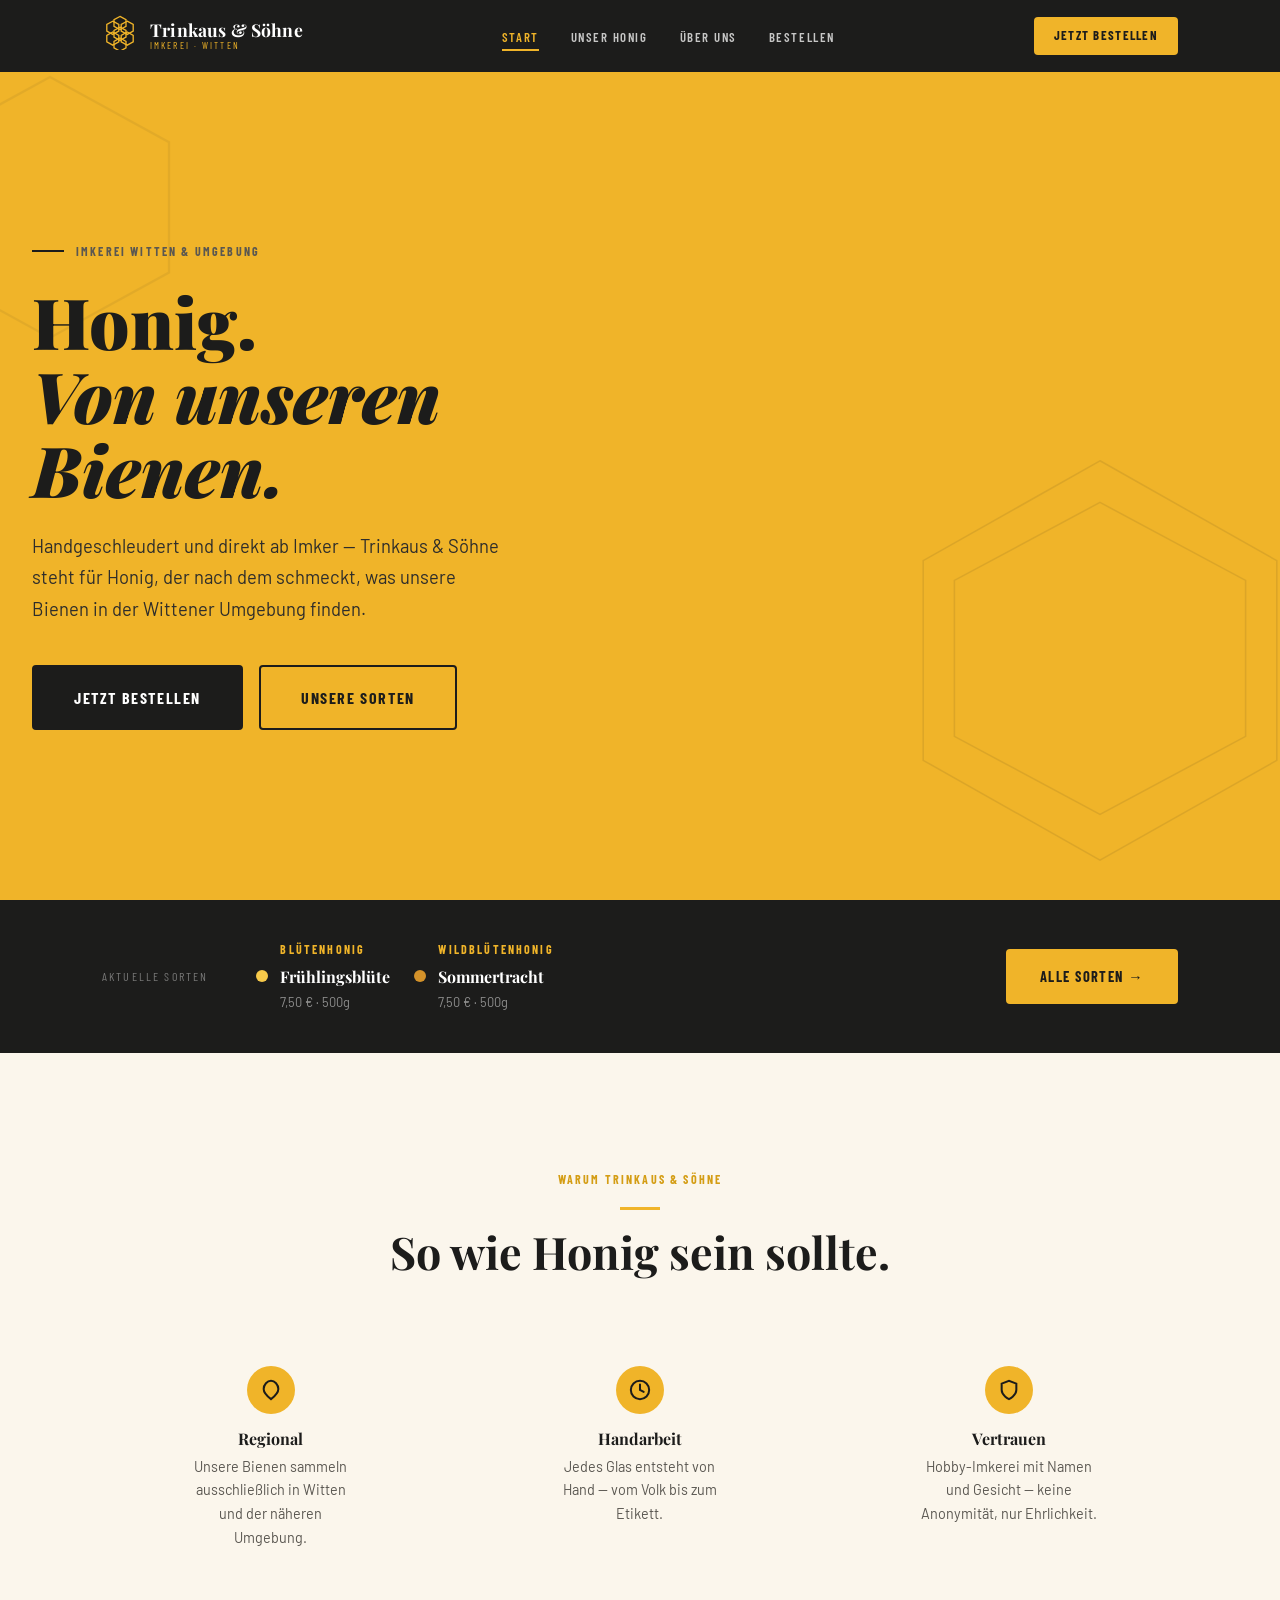
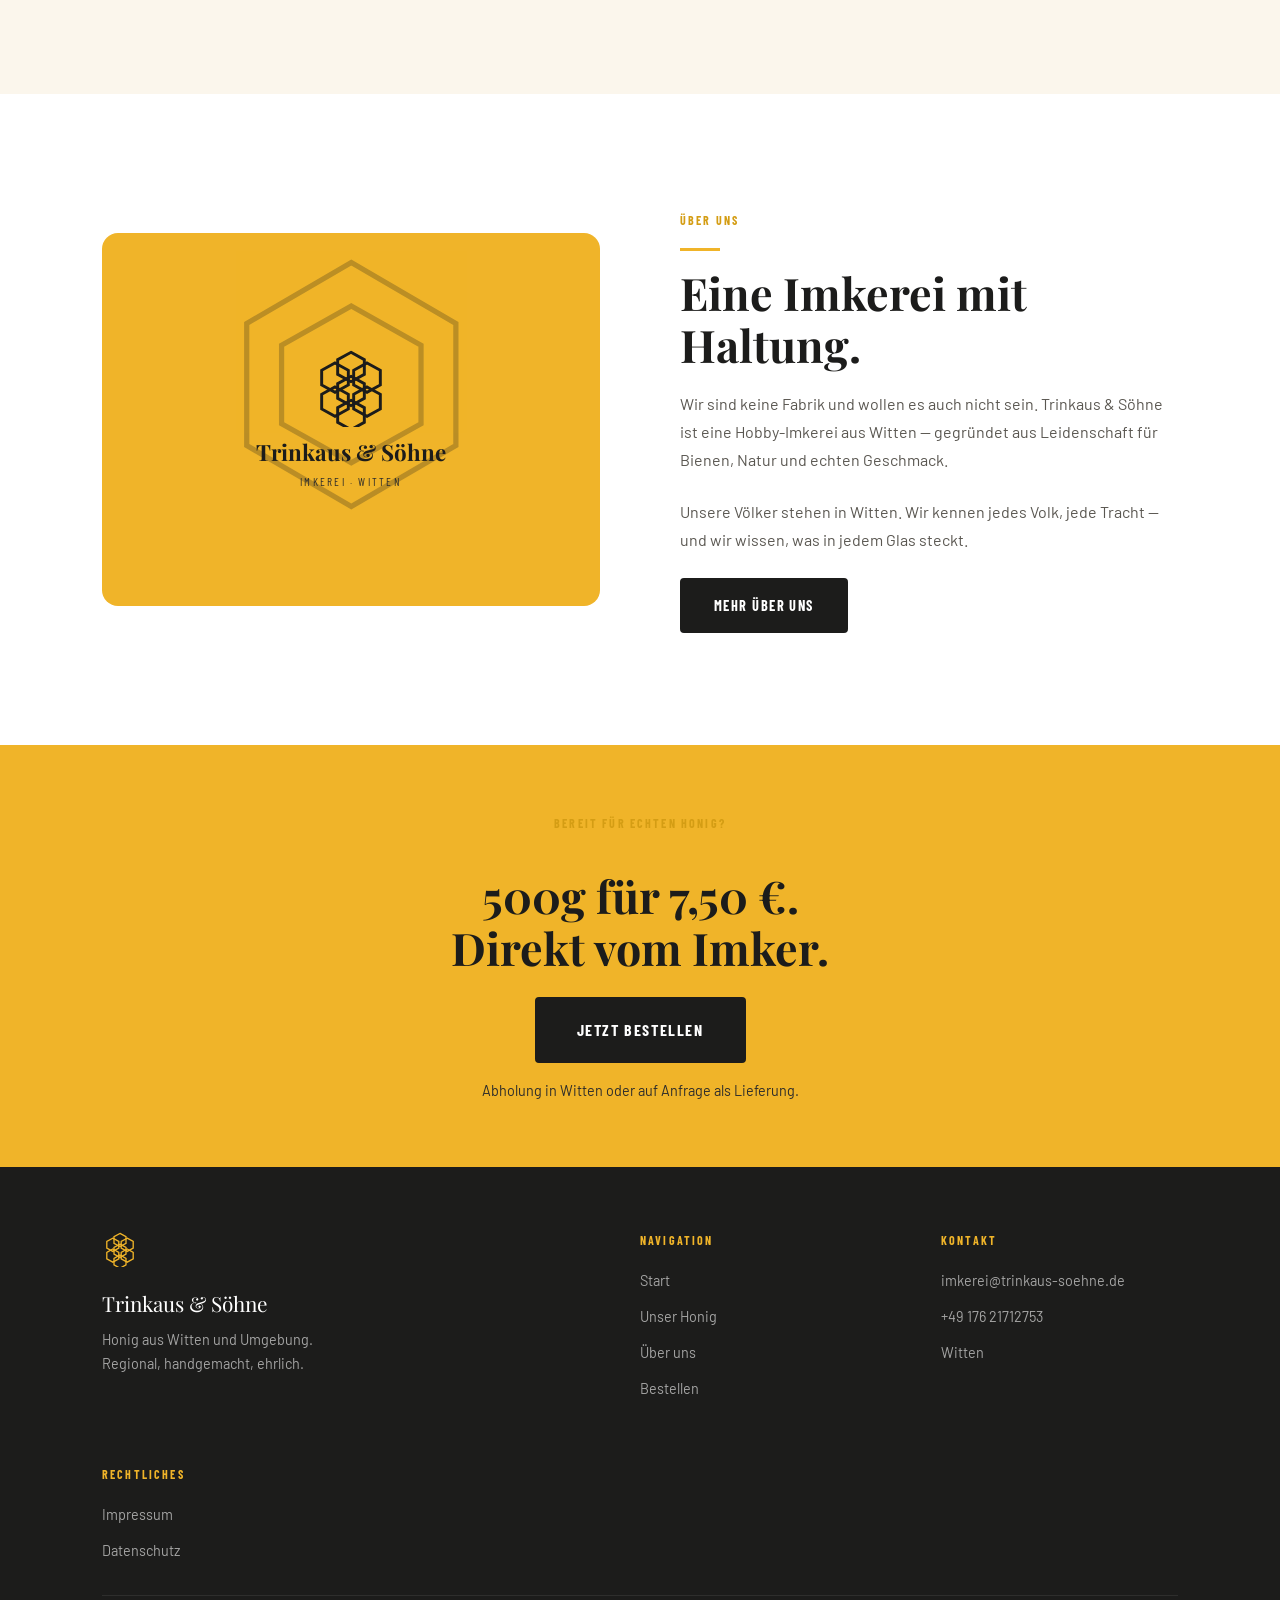
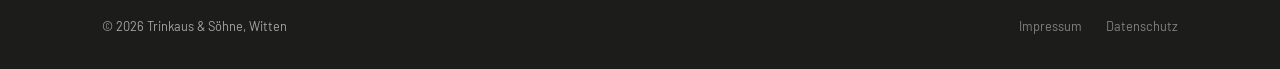
<file: index.html>
<!DOCTYPE html>
<html lang="de">
<head>
  <meta charset="UTF-8">
  <meta name="viewport" content="width=device-width, initial-scale=1.0">
  <title>Trinkaus & Söhne</title>
  <meta name="description" content="">
  <link rel="stylesheet" href="styles.css">
  <style>
    .hero { min-height:100vh; background:var(--honey); display:flex; align-items:center; padding-top:var(--nav-h); position:relative; overflow:hidden; }
    .hero__bg-hex  { position:absolute; right:-80px;  bottom:-60px; width:520px; opacity:.09; }
    .hero__bg-hex2 { position:absolute; left:-120px; top:60px; width:340px; opacity:.06; }
    .hero__content { position:relative; z-index:2; max-width:640px; }
    .hero__eyebrow { display:flex; align-items:center; gap:.75rem; margin-bottom:1.5rem; }
    .hero__eyebrow-line { width:32px; height:2px; background:var(--dark); }
    .hero h1 { font-size:clamp(2.8rem,5.5vw,4.4rem); font-weight:900; line-height:1.05; margin-bottom:1.5rem; color:var(--dark); }
    .hero h1 em { font-style:italic; display:block; }
    .hero__sub { font-size:1.15rem; color:var(--charcoal); line-height:1.7; margin-bottom:2.5rem; max-width:48ch; }
    .hero__actions { display:flex; gap:1rem; flex-wrap:wrap; }
    .preview-strip { background:var(--dark); padding:2.5rem 0; }
    .preview-strip__inner { display:flex; align-items:center; gap:3rem; flex-wrap:wrap; }
    .preview-strip__label { font-family:var(--ff-condensed); font-size:.75rem; letter-spacing:.18em; text-transform:uppercase; color:rgba(255,255,255,.4); white-space:nowrap; }
    #previewCards { display:flex; gap:1.5rem; flex-wrap:wrap; }
    .preview-card { display:flex; align-items:center; gap:.75rem; color:var(--white); }
    .preview-card__dot { width:12px; height:12px; border-radius:50%; flex-shrink:0; }
    .preview-card__name { font-family:var(--ff-serif); font-size:1rem; display:block; color:var(--white); }
    .preview-card__price { font-size:.8rem; color:rgba(255,255,255,.5); margin-top:.1rem; }
    .preview-card .label--honey { color:var(--honey); }
    .about-teaser { display:grid; grid-template-columns:1fr 1fr; gap:5rem; align-items:center; }
    .about-teaser__visual { background:var(--honey); border-radius:var(--radius-lg); aspect-ratio:4/3; display:flex; align-items:center; justify-content:center; position:relative; overflow:hidden; }
    .about-teaser__logo-center { position:absolute; text-align:center; }
    .about-teaser__brand { font-family:var(--ff-serif); font-size:1.4rem; font-weight:700; color:var(--dark); display:block; }
    .about-teaser__brand-sub { font-family:var(--ff-condensed); font-size:.7rem; letter-spacing:.2em; text-transform:uppercase; color:var(--charcoal); display:block; margin-top:2px; }
    .about-teaser__text p { font-size:1rem; line-height:1.75; color:var(--mid); margin-bottom:1.5rem; }
    .about-teaser__text h2 { margin:.75rem 0 1.25rem; }
    @media (max-width:768px) { .about-teaser { grid-template-columns:1fr; gap:2.5rem; } .preview-strip__inner { gap:1.5rem; } }
  </style>
</head>
<body>
<nav class="nav" id="siteNav" aria-label="Hauptnavigation"></nav>
<section class="hero">
  <svg class="hero__bg-hex" viewBox="0 0 500 500" fill="none" aria-hidden="true"><g stroke="#1C1C1B" stroke-width="1.5"><polygon points="250,20 420,116 420,308 250,404 80,308 80,116"/><polygon points="250,60 390,135 390,285 250,360 110,285 110,135"/></g></svg>
  <svg class="hero__bg-hex2" viewBox="0 0 300 300" fill="none" aria-hidden="true"><polygon points="150,15 255,72.5 255,187.5 150,245 45,187.5 45,72.5" stroke="#1C1C1B" stroke-width="2"/></svg>
  <div id="homeHero"></div>
</section>
<div class="preview-strip" id="previewStrip"></div>
<section class="section section--cream" id="homeValues"></section>
<section class="section" id="aboutTeaser"></section>
<section class="section--honey section--sm" id="ctaBanner"></section>
<footer class="footer" id="siteFooter"></footer>
<script src="config.js"></script>
<script src="components.js"></script>
<script src="main.js"></script>
</body>
</html>
</file>
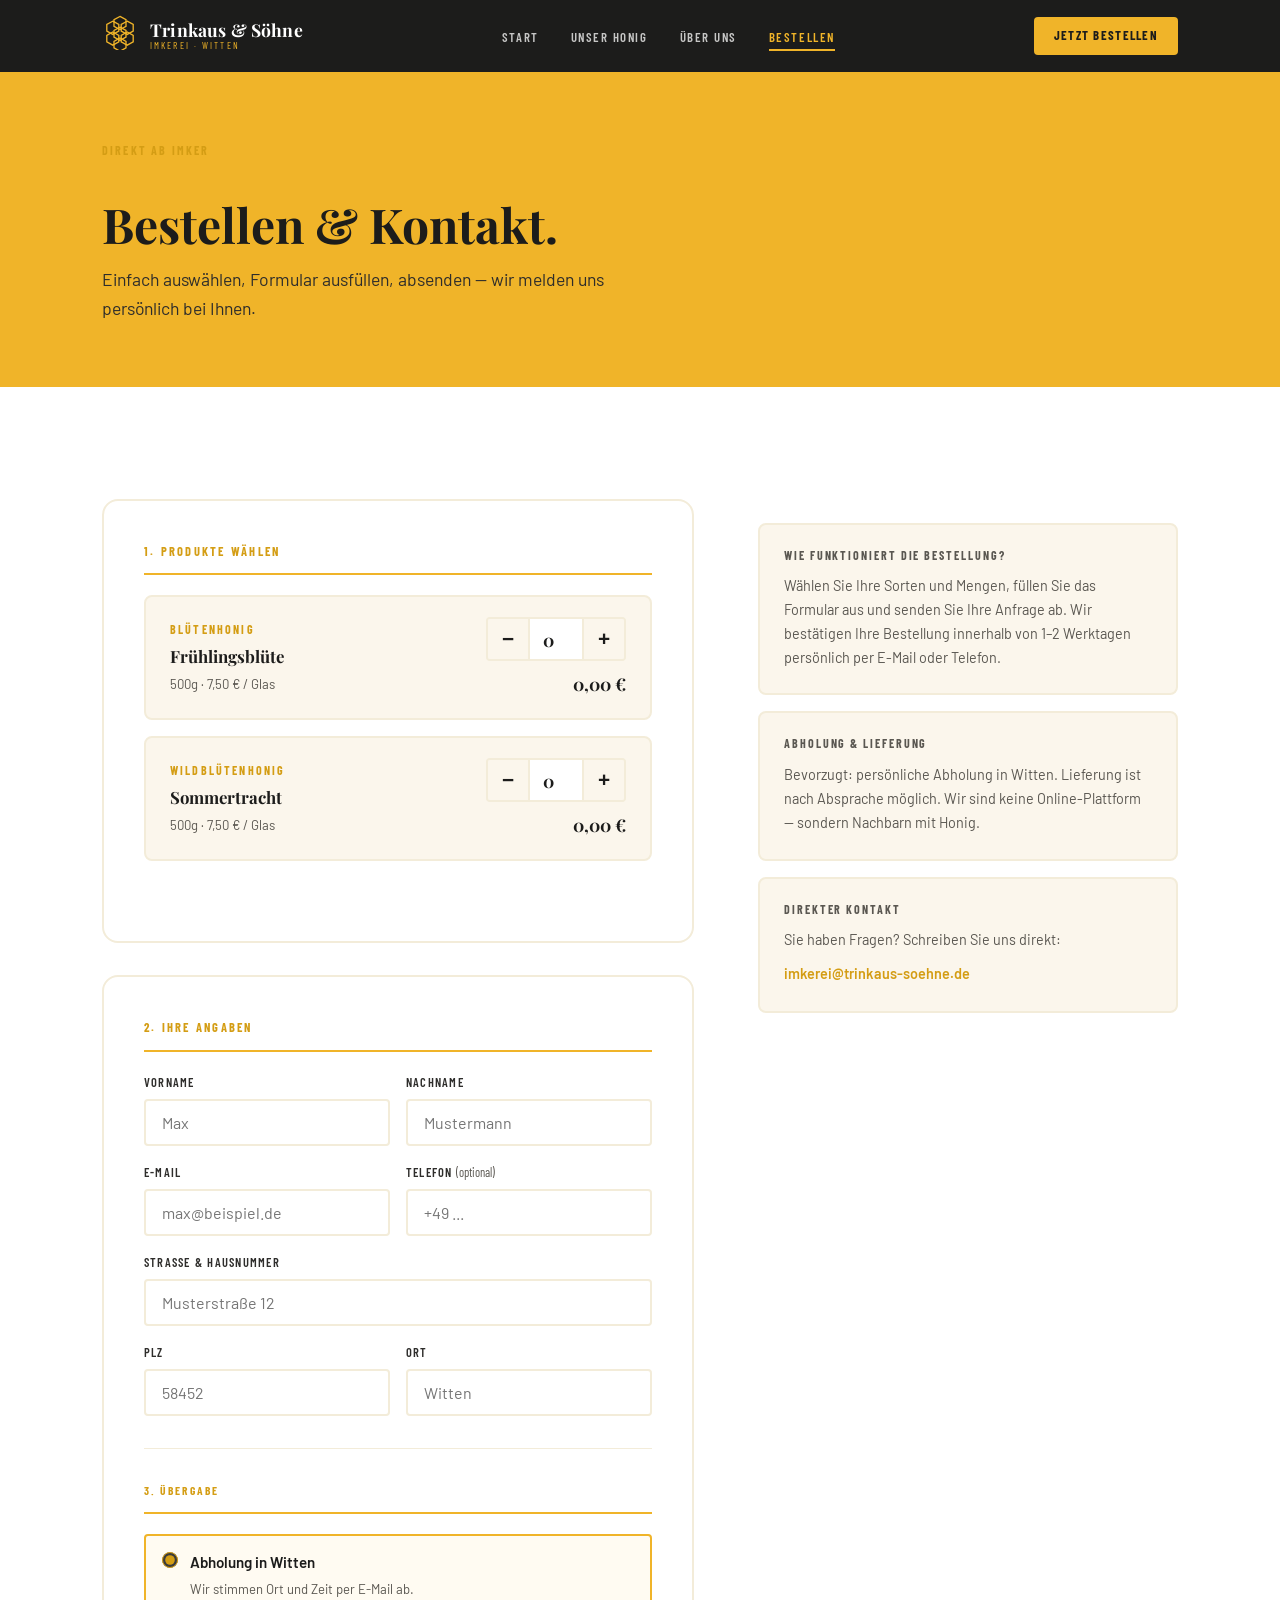
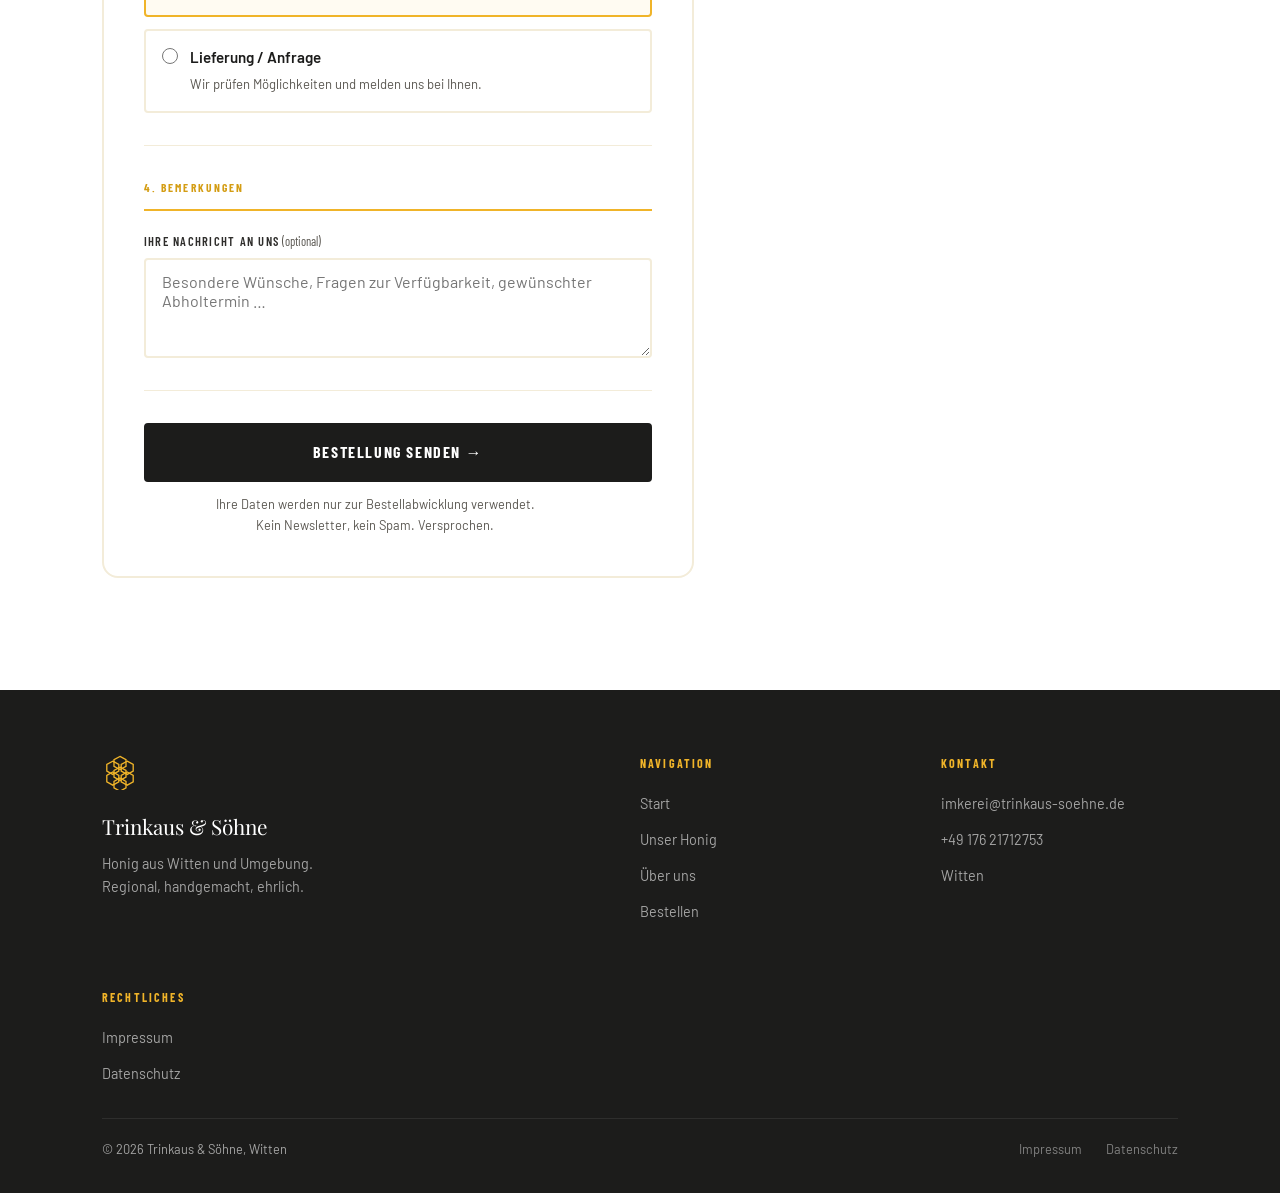
<file: bestellung.html>
<!DOCTYPE html>
<html lang="de">
<head>
  <meta charset="UTF-8">
  <meta name="viewport" content="width=device-width, initial-scale=1.0">
  <title>Bestellen & Kontakt – Trinkaus & Söhne</title>
  <meta name="description" content="">
  <link rel="stylesheet" href="styles.css">
  <style>
    .order-page-layout { display:grid; grid-template-columns:1fr 420px; gap:4rem; align-items:start; }
    .order-section-title { font-family:var(--ff-condensed); font-size:.78rem; font-weight:700; letter-spacing:.18em; text-transform:uppercase; color:var(--honey-dark); margin-bottom:1.25rem; padding-bottom:.75rem; border-bottom:2px solid var(--honey); display:block; }
    .order-lines { display:flex; flex-direction:column; gap:1rem; margin-bottom:2.5rem; }
    .order-line { display:flex; align-items:center; justify-content:space-between; gap:1rem; padding:1.25rem 1.5rem; background:var(--cream); border:2px solid var(--cream-dark); border-radius:var(--radius-md); transition:border-color .2s; }
    .order-line:focus-within { border-color:var(--honey); }
    .order-line__name { font-family:var(--ff-serif); font-size:1.05rem; color:var(--dark); display:block; }
    .order-line__unit { font-size:.82rem; color:var(--mid); margin-top:.2rem; }
    .order-line__right { display:flex; flex-direction:column; align-items:flex-end; gap:.5rem; flex-shrink:0; }
    .order-line__subtotal { font-family:var(--ff-serif); font-weight:700; font-size:1.1rem; color:var(--dark); min-width:70px; text-align:right; }
    .form-card { background:var(--white); border:2px solid var(--cream-dark); border-radius:var(--radius-lg); padding:2.5rem; }
    .form-section { margin-bottom:2rem; padding-bottom:2rem; border-bottom:1px solid var(--cream-dark); }
    .form-section:last-of-type { border-bottom:none; margin-bottom:1rem; }
    .order-sidebar { position:sticky; top:calc(var(--nav-h) + 2rem); }
    .sidebar-info { background:var(--cream); border:2px solid var(--cream-dark); border-radius:var(--radius-md); padding:1.5rem; margin-top:1.5rem; }
    .sidebar-info h4 { font-family:var(--ff-condensed); font-size:.75rem; letter-spacing:.16em; text-transform:uppercase; color:var(--mid); margin-bottom:.75rem; }
    .sidebar-info p { font-size:.9rem; color:var(--mid); line-height:1.65; max-width:none; }
    .radio-group { display:flex; flex-direction:column; gap:.75rem; }
    .radio-option { display:flex; align-items:flex-start; gap:.75rem; cursor:pointer; padding:.875rem 1rem; border:2px solid var(--cream-dark); border-radius:var(--radius-sm); transition:border-color .2s,background .2s; }
    .radio-option:has(input:checked) { border-color:var(--honey); background:rgba(240,180,41,.06); }
    .radio-option input[type="radio"] { margin-top:.15rem; accent-color:var(--honey-dark); width:16px; height:16px; flex-shrink:0; }
    .radio-option__label { font-weight:600; font-size:.95rem; color:var(--dark); display:block; }
    .radio-option__sub { font-size:.82rem; color:var(--mid); margin-top:.15rem; }
    .submit-area { margin-top:2rem; }
    .submit-area .btn { width:100%; justify-content:center; font-size:1rem; padding:1.1rem; }
    .submit-note { font-size:.8rem; color:var(--mid); text-align:center; margin-top:.75rem; }
    @media (max-width:960px) { .order-page-layout { grid-template-columns:1fr; gap:2.5rem; } .order-sidebar { position:static; order:-1; } }
    @media (max-width:480px) { .order-line { flex-direction:column; align-items:flex-start; } .order-line__right { flex-direction:row; width:100%; justify-content:space-between; } .form-card { padding:1.5rem; } }
  </style>
</head>
<body>
<nav class="nav" id="siteNav" aria-label="Hauptnavigation"></nav>
<header class="page-hero" id="pageHero"></header>
<section class="section">
  <div class="container">
    <form id="orderForm" novalidate>
      <div class="order-page-layout">
        <div>
          <div class="form-card" style="margin-bottom:2rem">
            <span class="order-section-title">1. Produkte wählen</span>
            <div id="orderLines" class="order-lines"></div>
          </div>
          <div class="form-card">
            <span class="order-section-title">2. Ihre Angaben</span>
            <div class="form-section">
              <div class="form-grid">
                <div class="form-group"><label class="form-label" for="vorname">Vorname</label><input class="form-input" type="text" id="vorname" name="vorname" autocomplete="given-name" required placeholder="Max"></div>
                <div class="form-group"><label class="form-label" for="nachname">Nachname</label><input class="form-input" type="text" id="nachname" name="nachname" autocomplete="family-name" required placeholder="Mustermann"></div>
                <div class="form-group"><label class="form-label" for="email">E-Mail</label><input class="form-input" type="email" id="email" name="email" autocomplete="email" required placeholder="max@beispiel.de"></div>
                <div class="form-group"><label class="form-label form-label--optional" for="telefon">Telefon</label><input class="form-input" type="tel" id="telefon" name="telefon" autocomplete="tel" placeholder="+49 ..."></div>
                <div class="form-group form-grid--full"><label class="form-label" for="strasse">Straße & Hausnummer</label><input class="form-input" type="text" id="strasse" name="strasse" autocomplete="street-address" required placeholder="Musterstraße 12"></div>
                <div class="form-group"><label class="form-label" for="plz">PLZ</label><input class="form-input" type="text" id="plz" name="plz" autocomplete="postal-code" required placeholder="58452"></div>
                <div class="form-group"><label class="form-label" for="ort">Ort</label><input class="form-input" type="text" id="ort" name="ort" autocomplete="address-level2" required placeholder="Witten"></div>
              </div>
            </div>
            <div class="form-section">
              <span class="order-section-title" style="font-size:.72rem">3. Übergabe</span>
              <div class="radio-group">
                <label class="radio-option"><input type="radio" name="uebergabe" value="abholung" checked><div><span class="radio-option__label">Abholung in Witten</span><span class="radio-option__sub">Wir stimmen Ort und Zeit per E-Mail ab.</span></div></label>
                <label class="radio-option"><input type="radio" name="uebergabe" value="lieferung"><div><span class="radio-option__label">Lieferung / Anfrage</span><span class="radio-option__sub">Wir prüfen Möglichkeiten und melden uns bei Ihnen.</span></div></label>
              </div>
            </div>
            <div class="form-section">
              <span class="order-section-title" style="font-size:.72rem">4. Bemerkungen</span>
              <div class="form-group"><label class="form-label form-label--optional" for="bemerkung">Ihre Nachricht an uns</label><textarea class="form-textarea" id="bemerkung" name="bemerkung" placeholder="Besondere Wünsche, Fragen zur Verfügbarkeit, gewünschter Abholtermin …"></textarea></div>
            </div>
            <div class="submit-area">
              <button type="submit" class="btn btn--primary btn--lg" id="submitBtn">Bestellung senden →</button>
              <p class="submit-note">Ihre Daten werden nur zur Bestellabwicklung verwendet.<br>Kein Newsletter, kein Spam. Versprochen.</p>
            </div>
          </div>
        </div>
        <div class="order-sidebar" id="orderSidebar"></div>
      </div>
    </form>
  </div>
</section>
<footer class="footer" id="siteFooter"></footer>
<script src="config.js"></script>
<script src="components.js"></script>
<script src="main.js"></script>
</body>
</html>
</file>
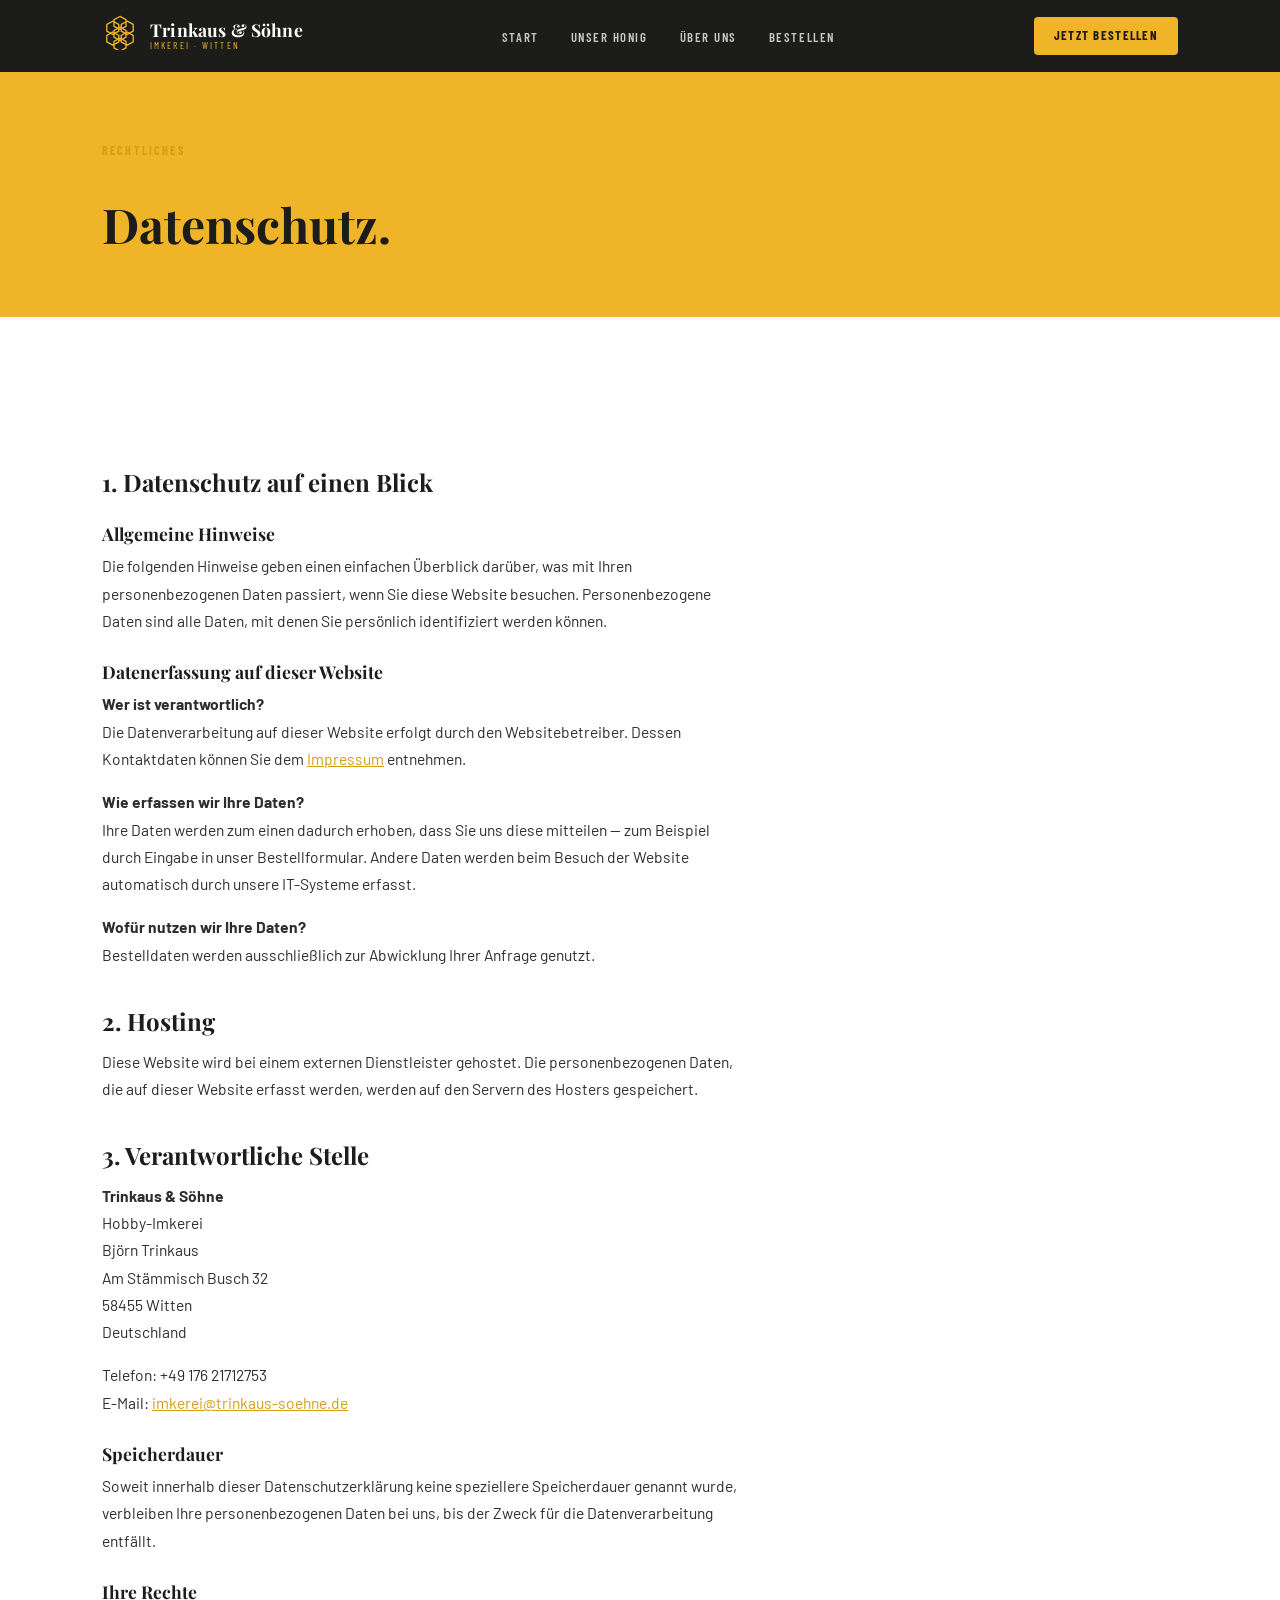
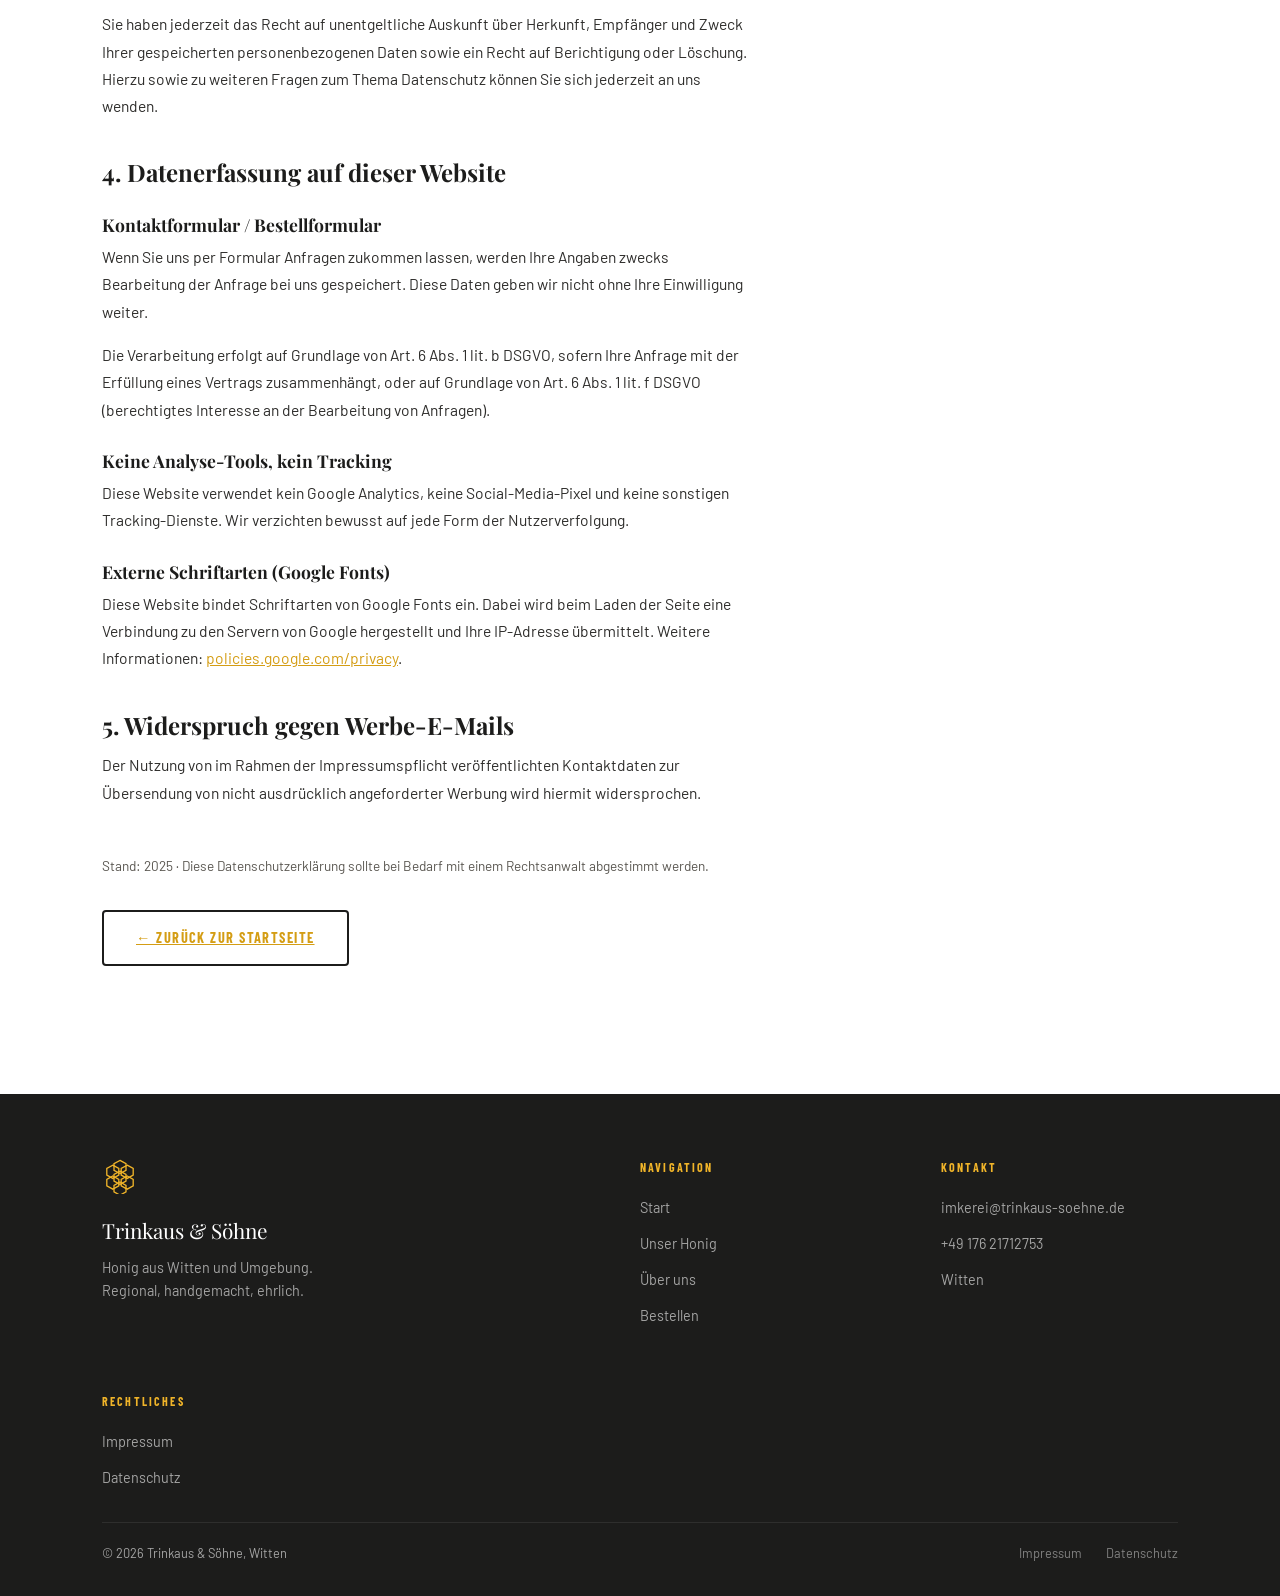
<file: datenschutz.html>
<!DOCTYPE html>
<html lang="de">
<head>
  <meta charset="UTF-8">
  <meta name="viewport" content="width=device-width, initial-scale=1.0">
  <title>Datenschutz – Trinkaus & Söhne</title>
  <meta name="robots" content="noindex, follow">
  <link rel="stylesheet" href="styles.css">
</head>
<body>
<nav class="nav" id="siteNav" aria-label="Hauptnavigation"></nav>
<header class="page-hero">
  <div class="container">
    <span class="label">Rechtliches</span>
    <div class="divider" style="margin-bottom:1rem"></div>
    <h1>Datenschutz.</h1>
  </div>
</header>
<section class="section">
  <div class="container">
    <div class="prose">
      <h2>1. Datenschutz auf einen Blick</h2>

      <h3>Allgemeine Hinweise</h3>
      <p>Die folgenden Hinweise geben einen einfachen Überblick darüber, was mit Ihren personenbezogenen Daten passiert, wenn Sie diese Website besuchen. Personenbezogene Daten sind alle Daten, mit denen Sie persönlich identifiziert werden können.</p>

      <h3>Datenerfassung auf dieser Website</h3>
      <p><strong>Wer ist verantwortlich?</strong><br>Die Datenverarbeitung auf dieser Website erfolgt durch den Websitebetreiber. Dessen Kontaktdaten können Sie dem <a href="impressum.html">Impressum</a> entnehmen.</p>
      <p><strong>Wie erfassen wir Ihre Daten?</strong><br>Ihre Daten werden zum einen dadurch erhoben, dass Sie uns diese mitteilen — zum Beispiel durch Eingabe in unser Bestellformular. Andere Daten werden beim Besuch der Website automatisch durch unsere IT-Systeme erfasst.</p>
      <p><strong>Wofür nutzen wir Ihre Daten?</strong><br>Bestelldaten werden ausschließlich zur Abwicklung Ihrer Anfrage genutzt.</p>

      <h2>2. Hosting</h2>
      <p>Diese Website wird bei einem externen Dienstleister gehostet. Die personenbezogenen Daten, die auf dieser Website erfasst werden, werden auf den Servern des Hosters gespeichert.</p>

      <h2>3. Verantwortliche Stelle</h2>
      <p class="js-legal-address"></p>
      <p class="js-legal-contact"></p>

      <h3>Speicherdauer</h3>
      <p>Soweit innerhalb dieser Datenschutzerklärung keine speziellere Speicherdauer genannt wurde, verbleiben Ihre personenbezogenen Daten bei uns, bis der Zweck für die Datenverarbeitung entfällt.</p>

      <h3>Ihre Rechte</h3>
      <p>Sie haben jederzeit das Recht auf unentgeltliche Auskunft über Herkunft, Empfänger und Zweck Ihrer gespeicherten personenbezogenen Daten sowie ein Recht auf Berichtigung oder Löschung. Hierzu sowie zu weiteren Fragen zum Thema Datenschutz können Sie sich jederzeit an uns wenden.</p>

      <h2>4. Datenerfassung auf dieser Website</h2>

      <h3>Kontaktformular / Bestellformular</h3>
      <p>Wenn Sie uns per Formular Anfragen zukommen lassen, werden Ihre Angaben zwecks Bearbeitung der Anfrage bei uns gespeichert. Diese Daten geben wir nicht ohne Ihre Einwilligung weiter.</p>
      <p>Die Verarbeitung erfolgt auf Grundlage von Art. 6 Abs. 1 lit. b DSGVO, sofern Ihre Anfrage mit der Erfüllung eines Vertrags zusammenhängt, oder auf Grundlage von Art. 6 Abs. 1 lit. f DSGVO (berechtigtes Interesse an der Bearbeitung von Anfragen).</p>

      <h3>Keine Analyse-Tools, kein Tracking</h3>
      <p>Diese Website verwendet kein Google Analytics, keine Social-Media-Pixel und keine sonstigen Tracking-Dienste. Wir verzichten bewusst auf jede Form der Nutzerverfolgung.</p>

      <h3>Externe Schriftarten (Google Fonts)</h3>
      <p>Diese Website bindet Schriftarten von Google Fonts ein. Dabei wird beim Laden der Seite eine Verbindung zu den Servern von Google hergestellt und Ihre IP-Adresse übermittelt. Weitere Informationen: <a href="https://policies.google.com/privacy" target="_blank" rel="noopener">policies.google.com/privacy</a>.</p>

      <h2>5. Widerspruch gegen Werbe-E-Mails</h2>
      <p>Der Nutzung von im Rahmen der Impressumspflicht veröffentlichten Kontaktdaten zur Übersendung von nicht ausdrücklich angeforderter Werbung wird hiermit widersprochen.</p>

      <p style="margin-top:3rem;color:var(--mid);font-size:.85rem">Stand: 2025 · Diese Datenschutzerklärung sollte bei Bedarf mit einem Rechtsanwalt abgestimmt werden.</p>
      <p style="margin-top:2rem"><a href="index.html" class="btn btn--outline">← Zurück zur Startseite</a></p>
    </div>
  </div>
</section>
<footer class="footer" id="siteFooter"></footer>
<script src="config.js"></script>
<script src="components.js"></script>
<script src="main.js"></script>
</body>
</html>
</file>
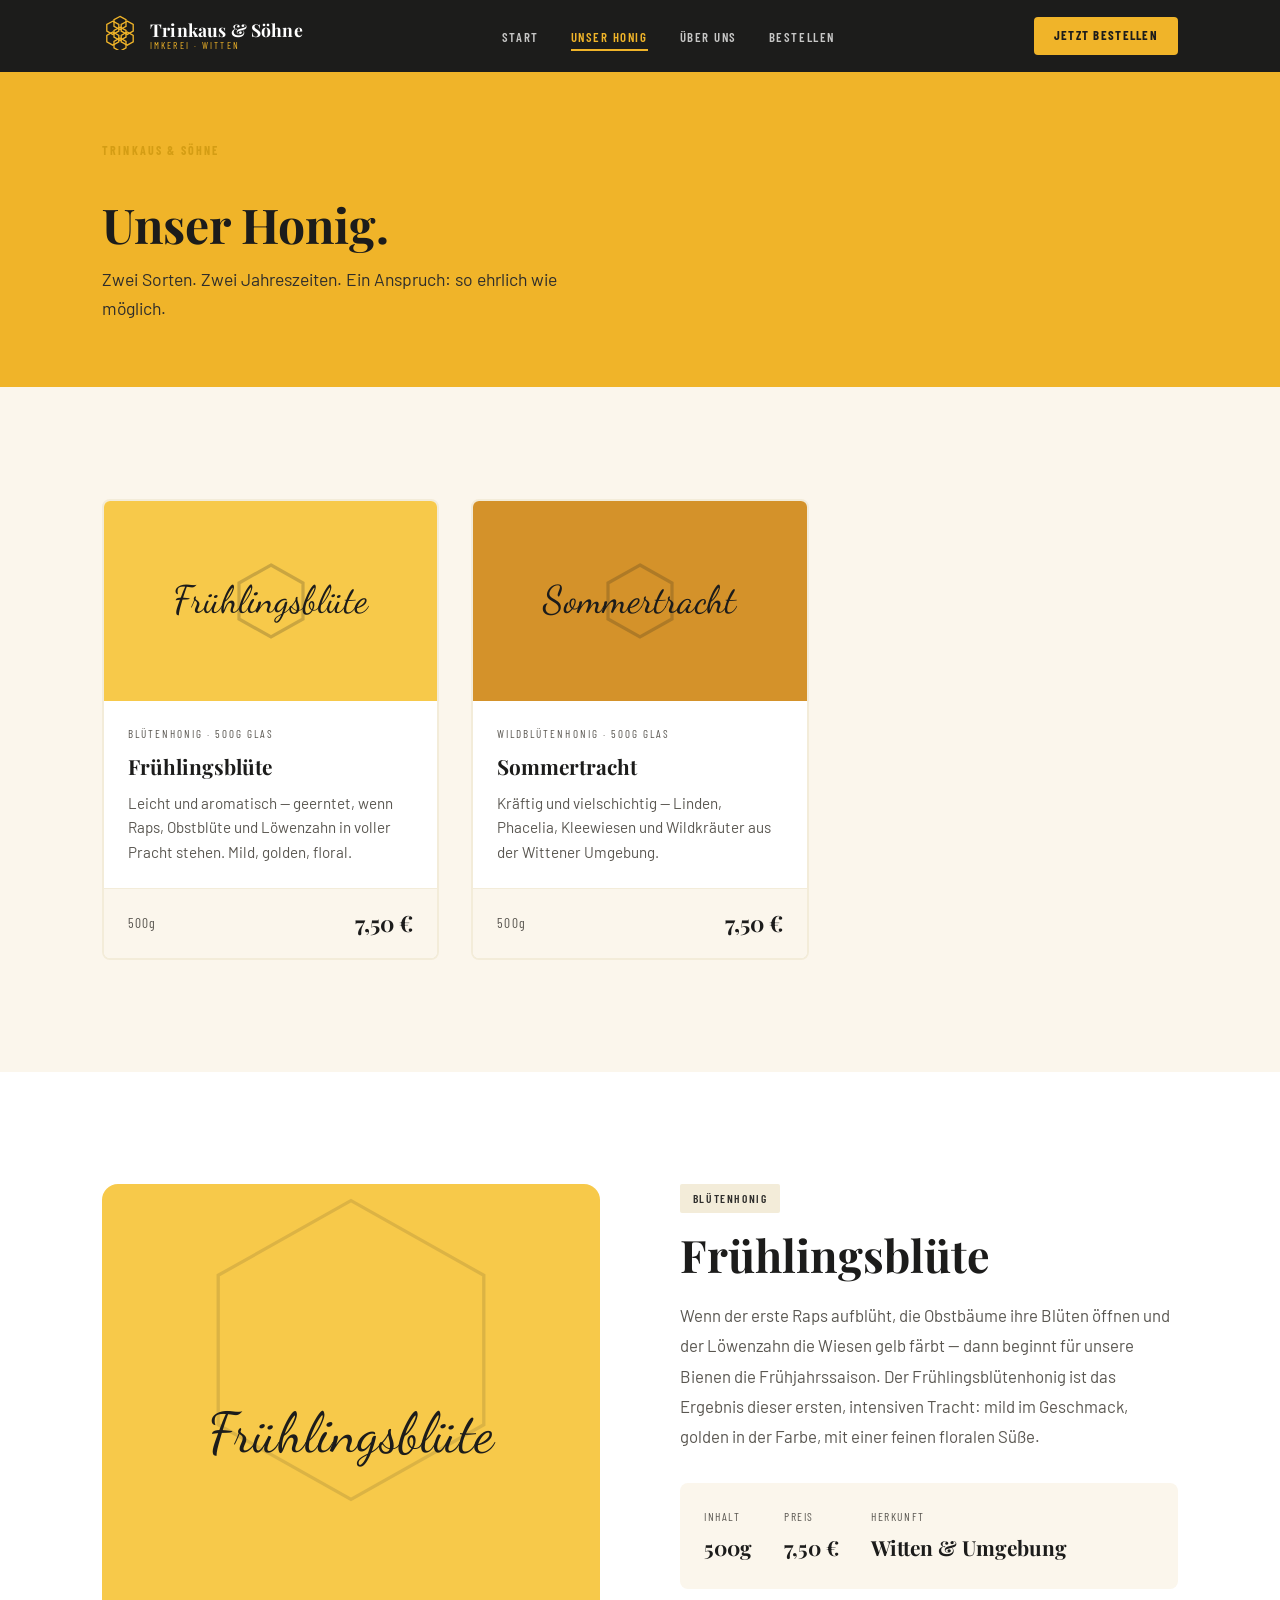
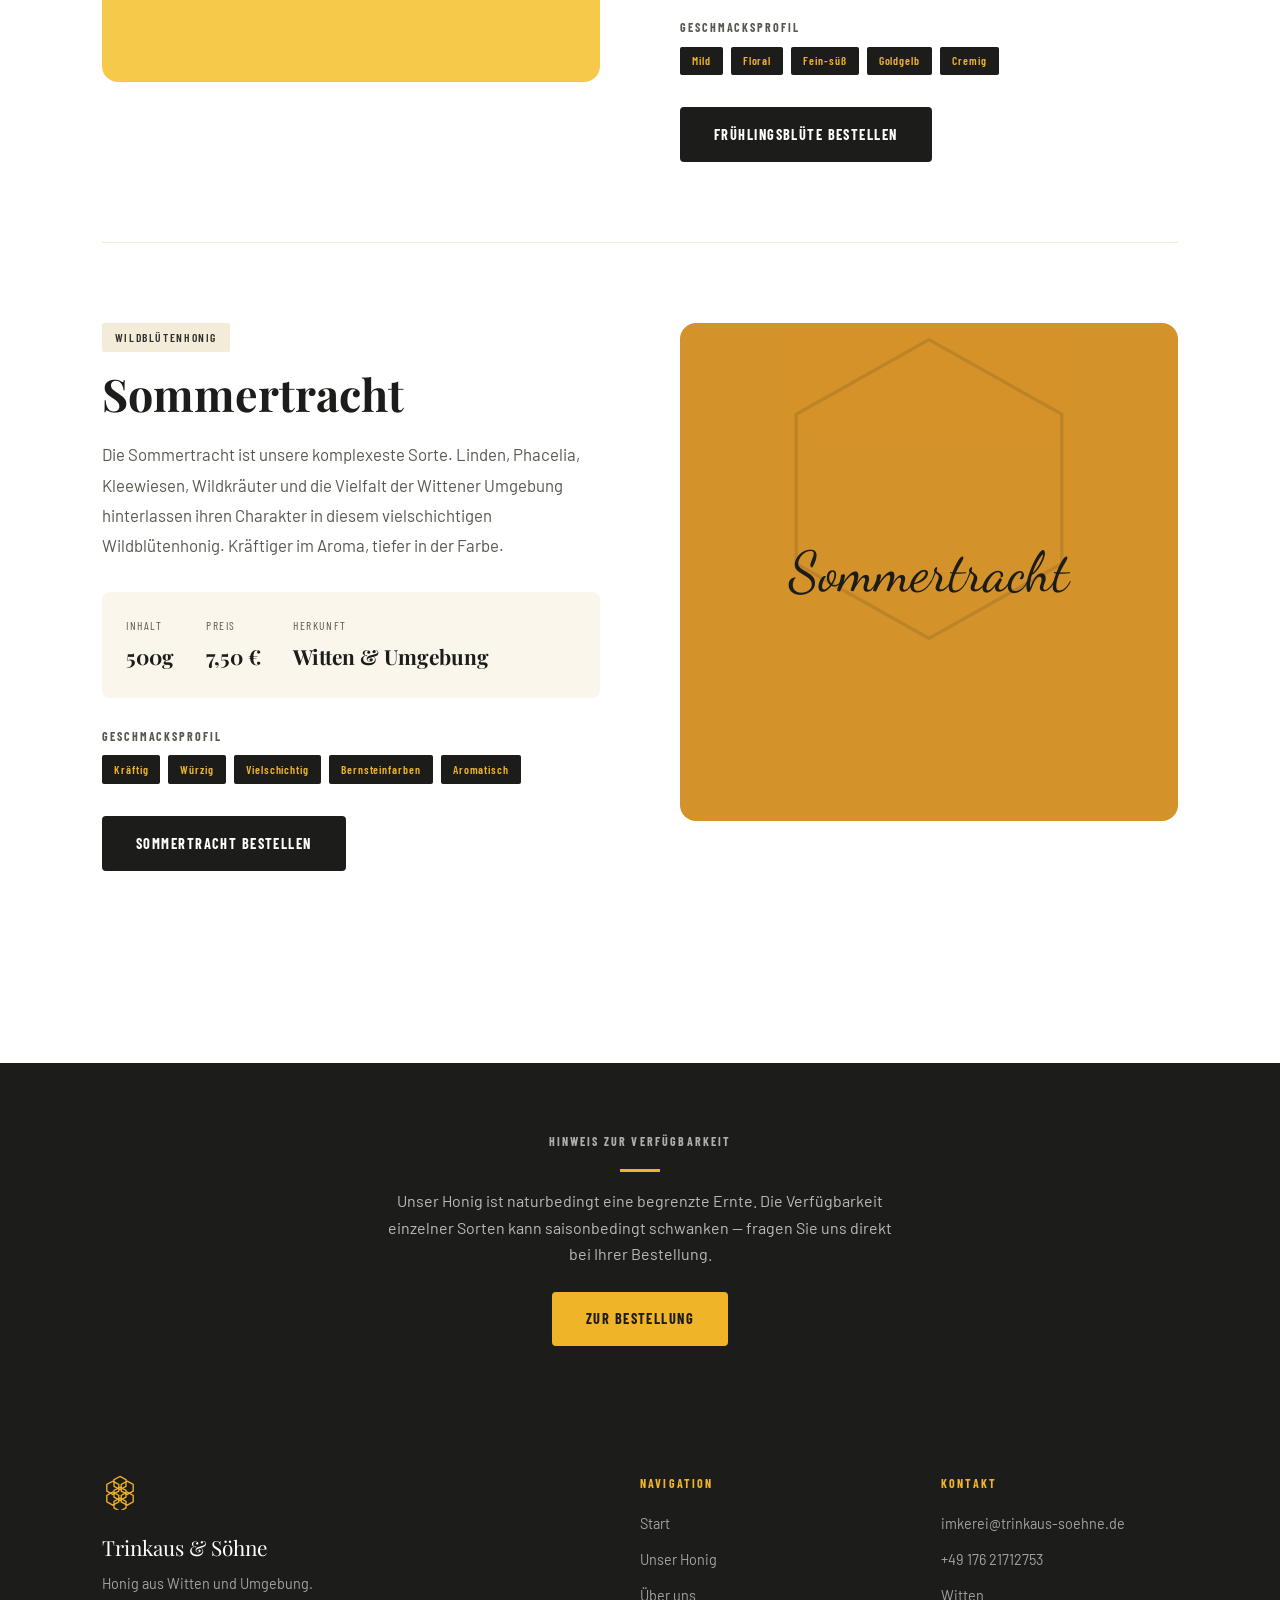
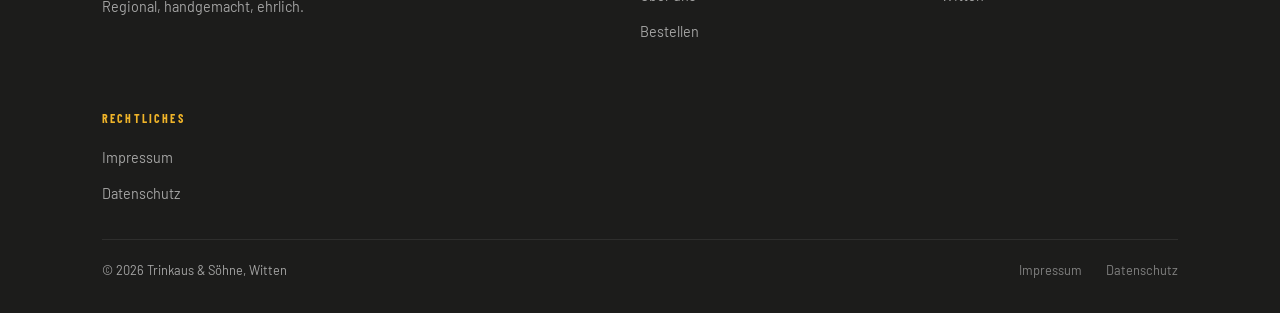
<file: honig.html>
<!DOCTYPE html>
<html lang="de">
<head>
  <meta charset="UTF-8">
  <meta name="viewport" content="width=device-width, initial-scale=1.0">
  <title>Unser Honig – Trinkaus & Söhne</title>
  <meta name="description" content="">
  <link rel="stylesheet" href="styles.css">
  <style>
    .product-detail { display:grid; grid-template-columns:1fr 1fr; gap:5rem; align-items:start; margin-bottom:5rem; padding-bottom:5rem; border-bottom:1px solid var(--cream-dark); }
    .product-detail:last-child { border-bottom:none; margin-bottom:0; }
    .product-detail--reverse { direction:rtl; }
    .product-detail--reverse > * { direction:ltr; }
    .product-visual { border-radius:var(--radius-lg); aspect-ratio:1; display:flex; align-items:center; justify-content:center; position:relative; overflow:hidden; }
    .product-visual__label { font-family:var(--ff-script); font-size:3.5rem; color:var(--dark); position:relative; z-index:2; }
    .product-visual__bg { position:absolute; inset:0; opacity:.12; }
    .product-info__tag { display:inline-flex; align-items:center; gap:.5rem; background:var(--cream-dark); border-radius:2px; padding:.3rem .8rem; font-family:var(--ff-condensed); font-weight:600; font-size:.72rem; letter-spacing:.14em; text-transform:uppercase; color:var(--charcoal); margin-bottom:1rem; }
    .product-info h2 { margin-bottom:1.25rem; }
    .product-info__desc { font-size:1.05rem; line-height:1.8; color:var(--mid); margin-bottom:2rem; }
    .product-info__details { display:flex; gap:2rem; margin-bottom:2rem; padding:1.5rem; background:var(--cream); border-radius:var(--radius-md); }
    .product-info__detail-item { display:flex; flex-direction:column; gap:.25rem; }
    .product-info__detail-key { font-family:var(--ff-condensed); font-size:.72rem; letter-spacing:.14em; text-transform:uppercase; color:var(--mid); }
    .product-info__detail-val { font-family:var(--ff-serif); font-size:1.3rem; font-weight:700; color:var(--dark); }
    .taste-notes { margin-top:1rem; }
    .taste-notes h4 { font-family:var(--ff-condensed); font-size:.75rem; letter-spacing:.16em; text-transform:uppercase; color:var(--mid); margin-bottom:.75rem; }
    .taste-tags { display:flex; gap:.5rem; flex-wrap:wrap; }
    .taste-tag { background:var(--dark); color:var(--honey); font-family:var(--ff-condensed); font-weight:600; font-size:.72rem; letter-spacing:.08em; padding:.3rem .75rem; border-radius:2px; }
    @media (max-width:768px) { .product-detail, .product-detail--reverse { grid-template-columns:1fr; direction:ltr; gap:2rem; } }
  </style>
</head>
<body>
<nav class="nav" id="siteNav" aria-label="Hauptnavigation"></nav>
<header class="page-hero" id="pageHero"></header>
<section class="section section--cream">
  <div class="container">
    <div id="productsGrid" class="products-grid"></div>
  </div>
</section>
<section class="section">
  <div class="container">
    <div id="productDetails"></div>
  </div>
</section>
<section class="section--sm section--dark" id="availabilityNote"></section>
<footer class="footer" id="siteFooter"></footer>
<script src="config.js"></script>
<script src="components.js"></script>
<script src="main.js"></script>
</body>
</html>
</file>
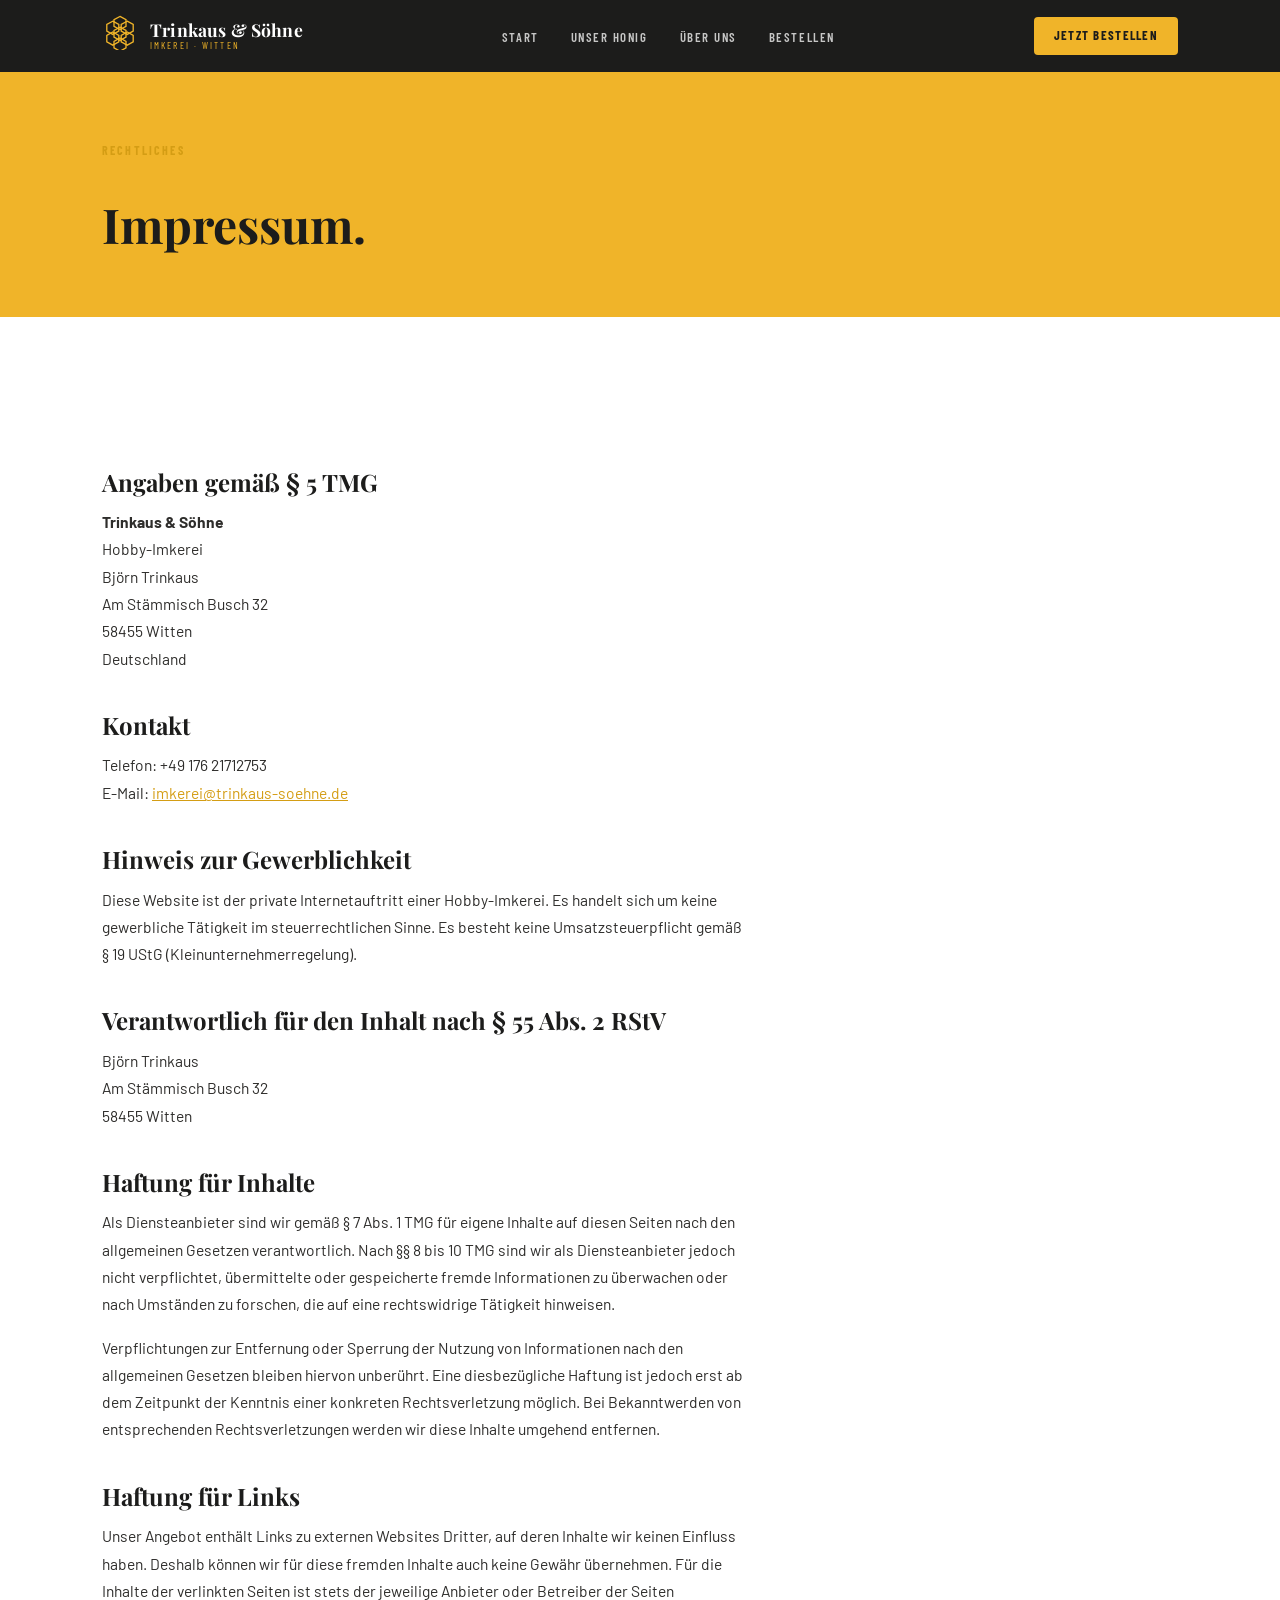
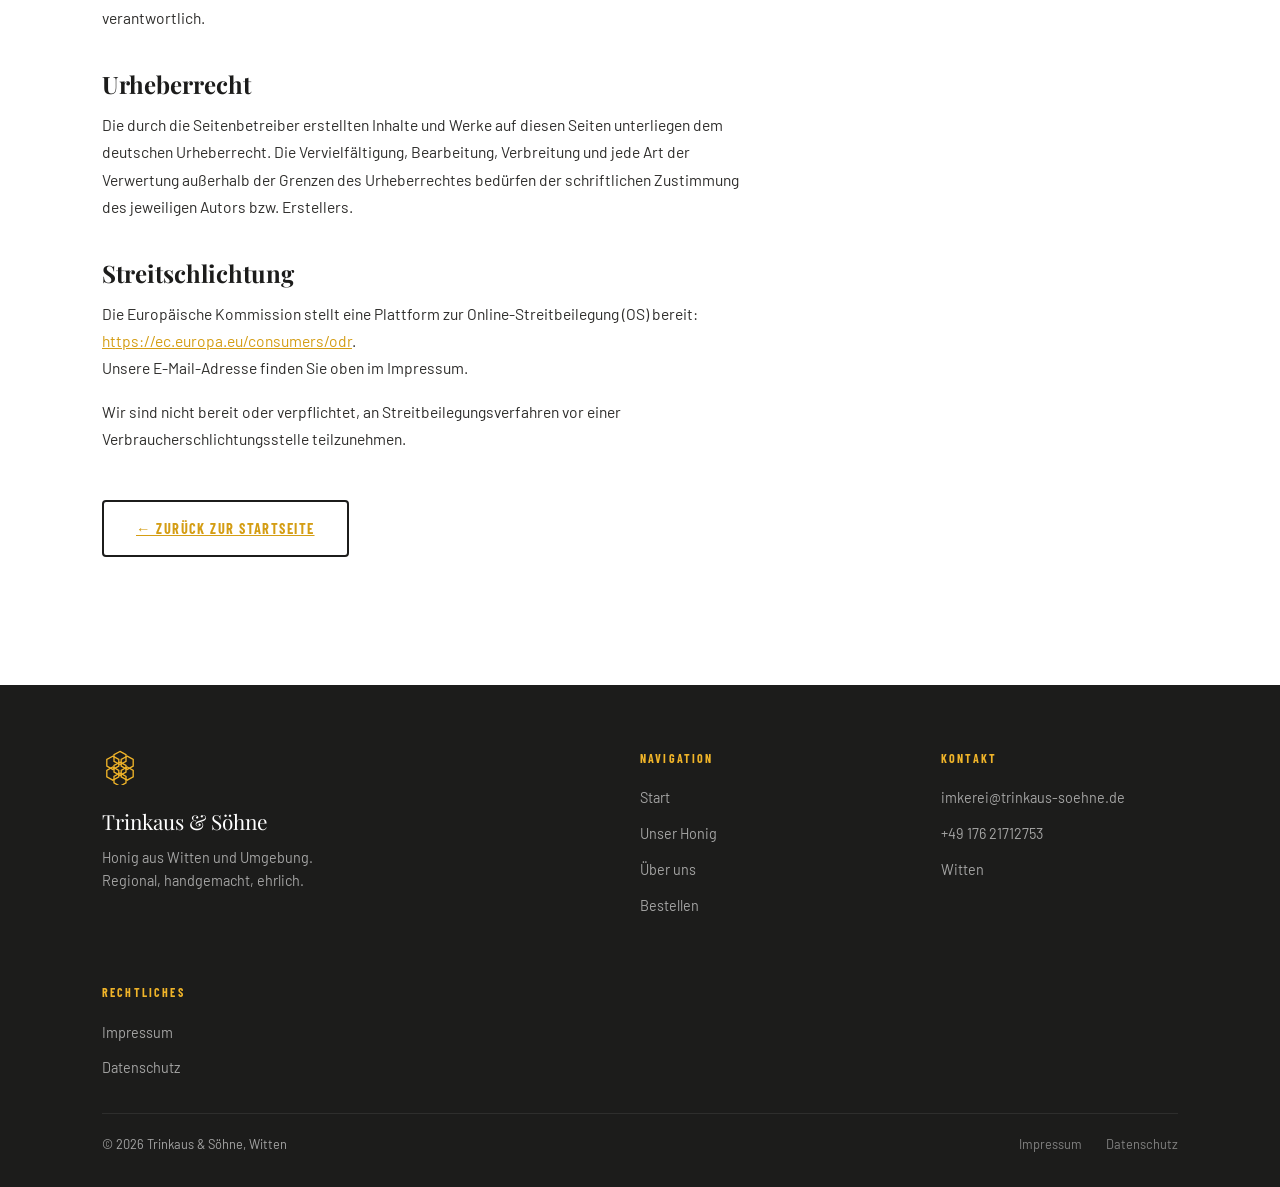
<file: impressum.html>
<!DOCTYPE html>
<html lang="de">
<head>
  <meta charset="UTF-8">
  <meta name="viewport" content="width=device-width, initial-scale=1.0">
  <title>Impressum – Trinkaus & Söhne</title>
  <meta name="robots" content="noindex, follow">
  <link rel="stylesheet" href="styles.css">
</head>
<body>
<nav class="nav" id="siteNav" aria-label="Hauptnavigation"></nav>
<header class="page-hero">
  <div class="container">
    <span class="label">Rechtliches</span>
    <div class="divider" style="margin-bottom:1rem"></div>
    <h1>Impressum.</h1>
  </div>
</header>
<section class="section">
  <div class="container">
    <div class="prose">
      <h2>Angaben gemäß § 5 TMG</h2>
      <p class="js-legal-address"></p>

      <h2>Kontakt</h2>
      <p class="js-legal-contact"></p>

      <h2>Hinweis zur Gewerblichkeit</h2>
      <p>Diese Website ist der private Internetauftritt einer Hobby-Imkerei. Es handelt sich um keine gewerbliche Tätigkeit im steuerrechtlichen Sinne. Es besteht keine Umsatzsteuerpflicht gemäß § 19 UStG (Kleinunternehmerregelung).</p>

      <h2>Verantwortlich für den Inhalt nach § 55 Abs. 2 RStV</h2>
      <p class="js-legal-verantwortlich"></p>

      <h2>Haftung für Inhalte</h2>
      <p>Als Diensteanbieter sind wir gemäß § 7 Abs. 1 TMG für eigene Inhalte auf diesen Seiten nach den allgemeinen Gesetzen verantwortlich. Nach §§ 8 bis 10 TMG sind wir als Diensteanbieter jedoch nicht verpflichtet, übermittelte oder gespeicherte fremde Informationen zu überwachen oder nach Umständen zu forschen, die auf eine rechtswidrige Tätigkeit hinweisen.</p>
      <p>Verpflichtungen zur Entfernung oder Sperrung der Nutzung von Informationen nach den allgemeinen Gesetzen bleiben hiervon unberührt. Eine diesbezügliche Haftung ist jedoch erst ab dem Zeitpunkt der Kenntnis einer konkreten Rechtsverletzung möglich. Bei Bekanntwerden von entsprechenden Rechtsverletzungen werden wir diese Inhalte umgehend entfernen.</p>

      <h2>Haftung für Links</h2>
      <p>Unser Angebot enthält Links zu externen Websites Dritter, auf deren Inhalte wir keinen Einfluss haben. Deshalb können wir für diese fremden Inhalte auch keine Gewähr übernehmen. Für die Inhalte der verlinkten Seiten ist stets der jeweilige Anbieter oder Betreiber der Seiten verantwortlich.</p>

      <h2>Urheberrecht</h2>
      <p>Die durch die Seitenbetreiber erstellten Inhalte und Werke auf diesen Seiten unterliegen dem deutschen Urheberrecht. Die Vervielfältigung, Bearbeitung, Verbreitung und jede Art der Verwertung außerhalb der Grenzen des Urheberrechtes bedürfen der schriftlichen Zustimmung des jeweiligen Autors bzw. Erstellers.</p>

      <h2>Streitschlichtung</h2>
      <p>Die Europäische Kommission stellt eine Plattform zur Online-Streitbeilegung (OS) bereit: <a href="https://ec.europa.eu/consumers/odr" target="_blank" rel="noopener">https://ec.europa.eu/consumers/odr</a>.<br>Unsere E-Mail-Adresse finden Sie oben im Impressum.</p>
      <p>Wir sind nicht bereit oder verpflichtet, an Streitbeilegungsverfahren vor einer Verbraucherschlichtungsstelle teilzunehmen.</p>

      <p style="margin-top:3rem"><a href="index.html" class="btn btn--outline">← Zurück zur Startseite</a></p>
    </div>
  </div>
</section>
<footer class="footer" id="siteFooter"></footer>
<script src="config.js"></script>
<script src="components.js"></script>
<script src="main.js"></script>
</body>
</html>
</file>
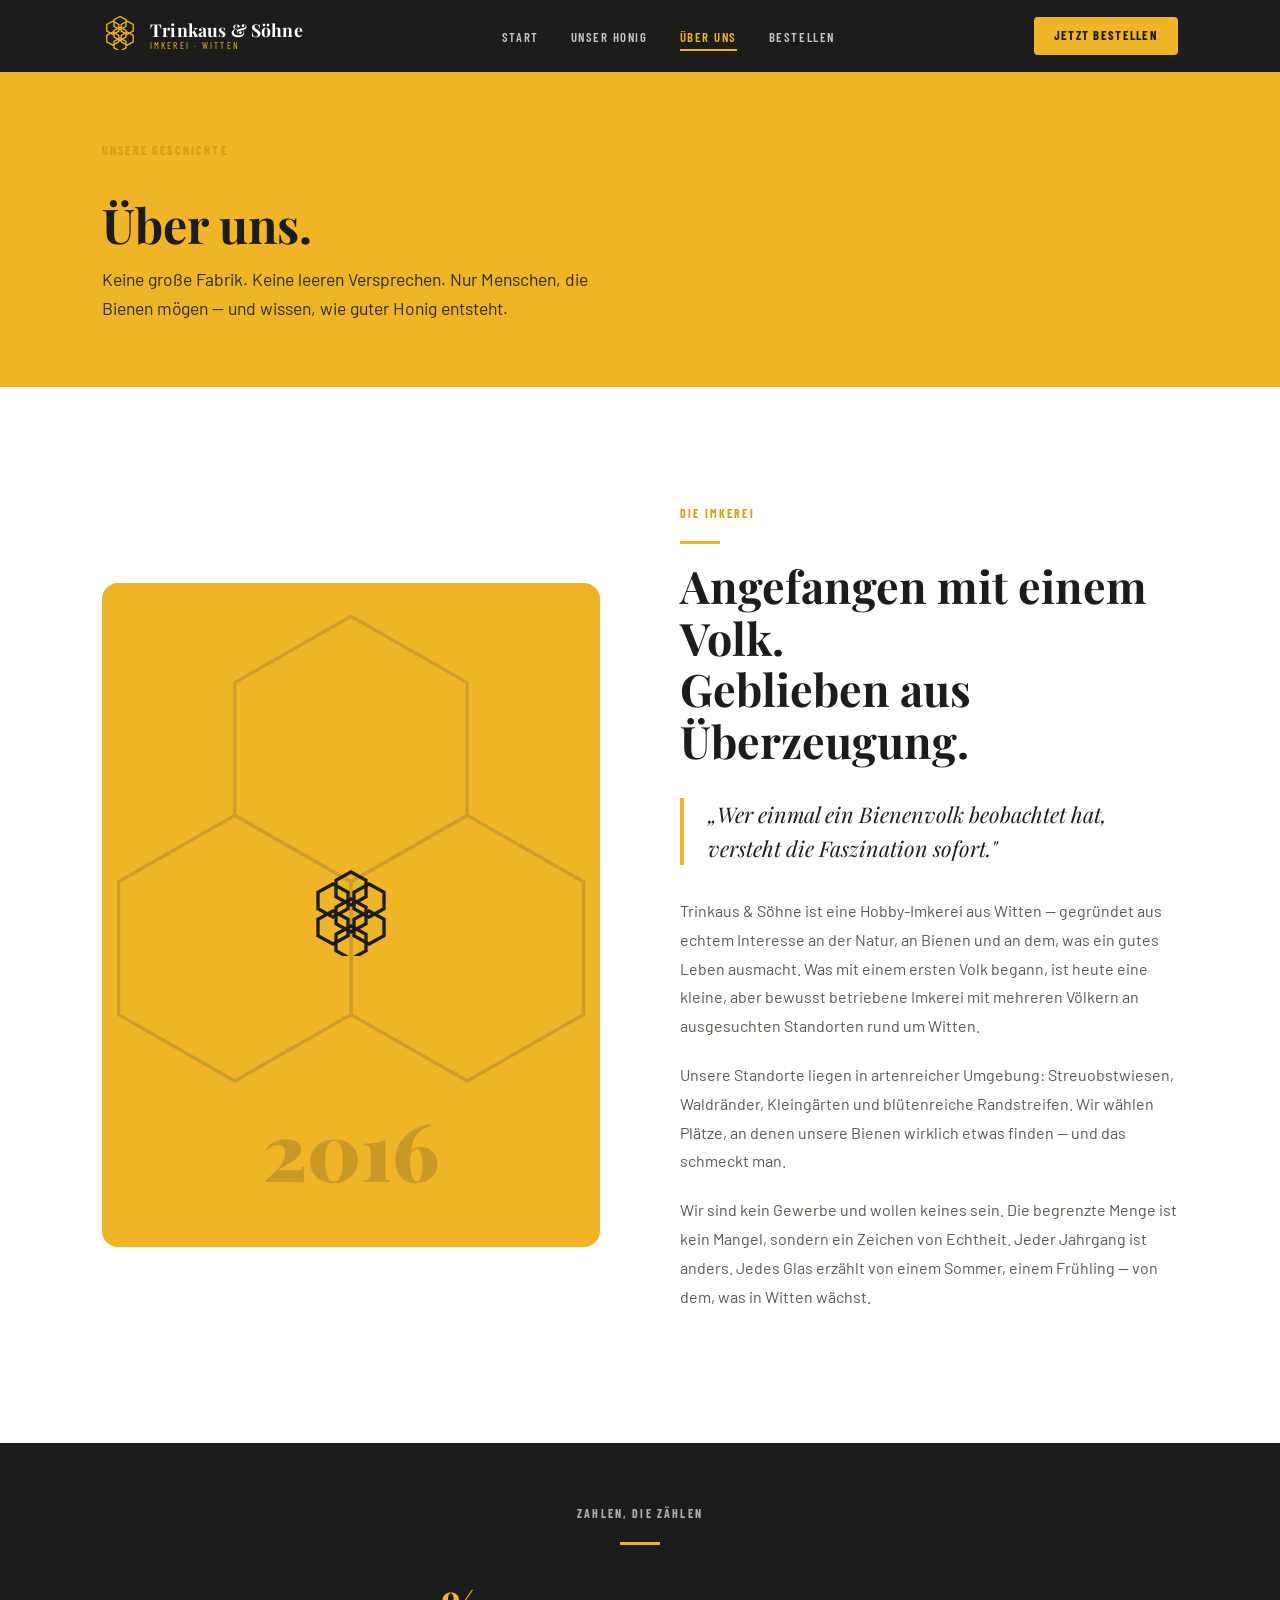
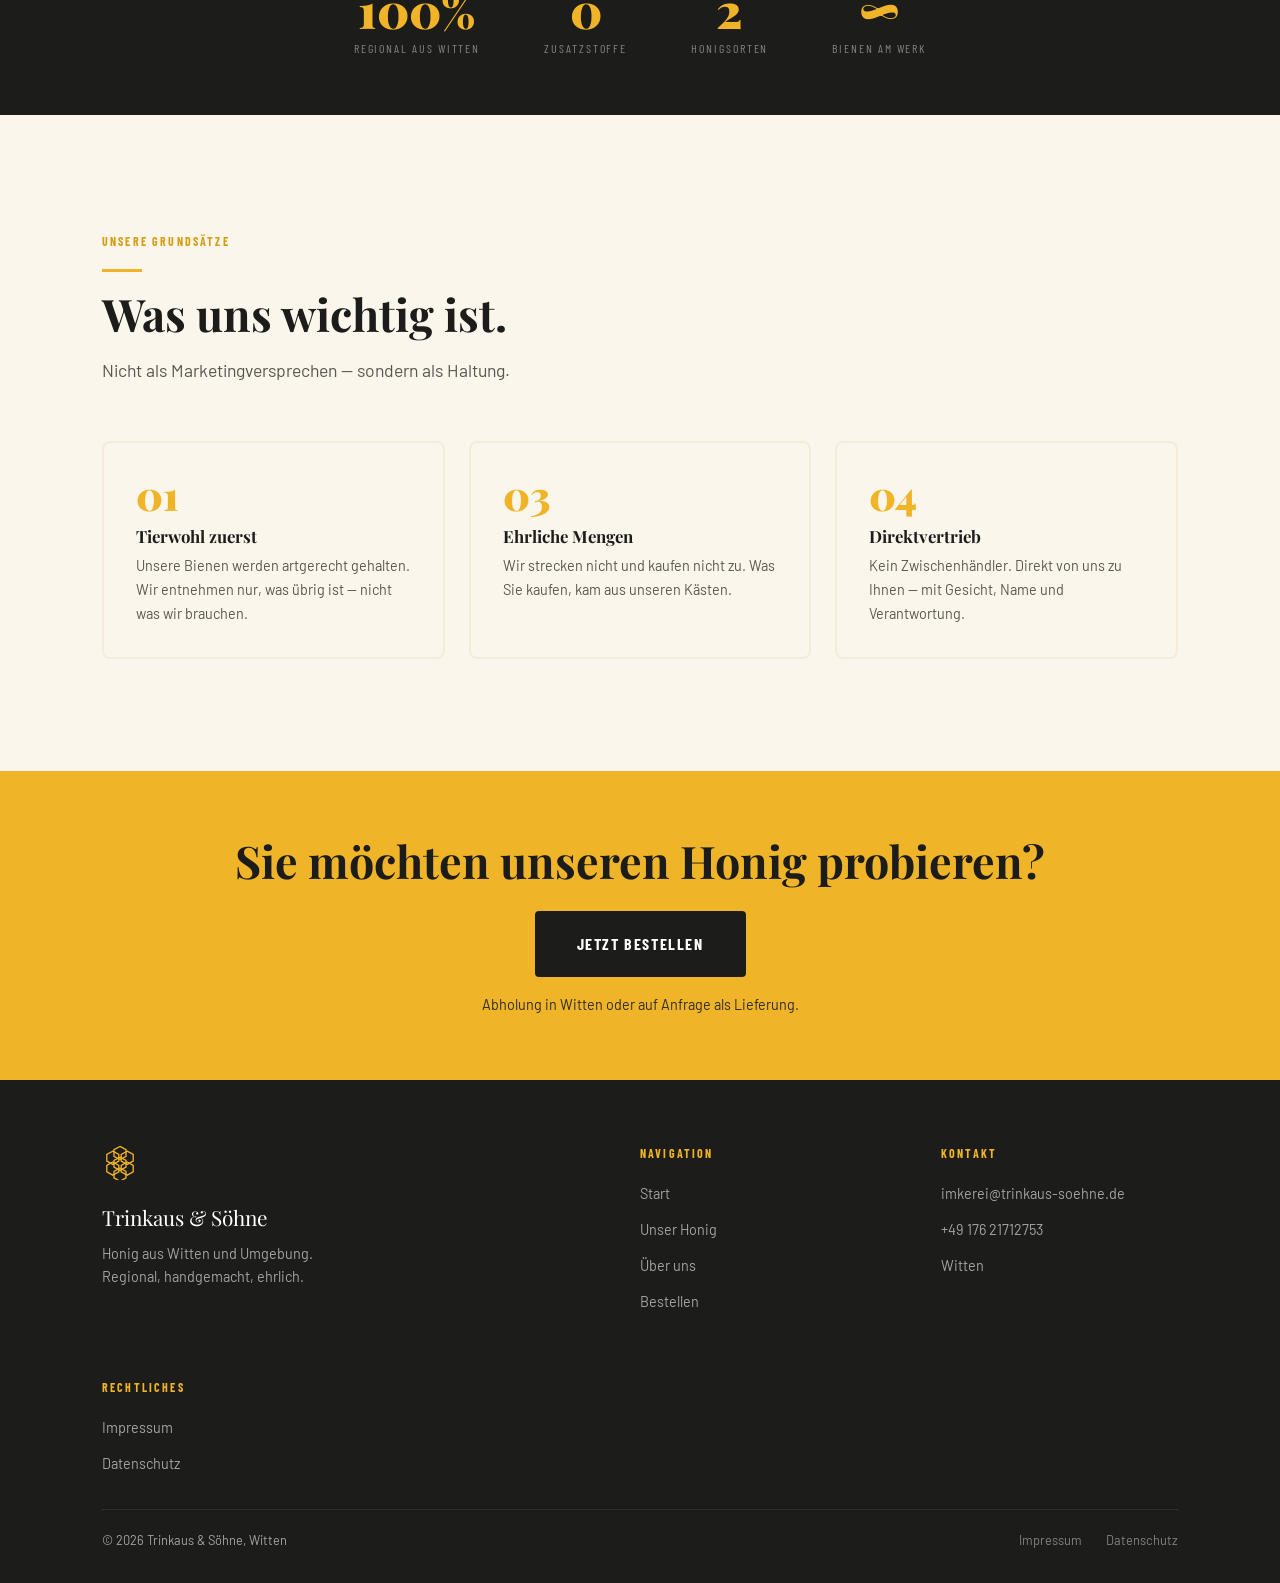
<file: ueber-uns.html>
<!DOCTYPE html>
<html lang="de">
<head>
  <meta charset="UTF-8">
  <meta name="viewport" content="width=device-width, initial-scale=1.0">
  <title>Über uns – Trinkaus & Söhne</title>
  <meta name="description" content="">
  <link rel="stylesheet" href="styles.css">
  <style>
    .story-grid { display:grid; grid-template-columns:1fr 1fr; gap:5rem; align-items:center; }
    .story-visual { background:var(--honey); border-radius:var(--radius-lg); aspect-ratio:3/4; display:flex; align-items:center; justify-content:center; position:relative; overflow:hidden; }
    .story-visual__hex { position:absolute; inset:0; display:flex; align-items:center; justify-content:center; opacity:.15; }
    .story-visual__center { position:relative; z-index:2; text-align:center; }
    .story-visual__year { font-family:var(--ff-serif); font-size:5rem; font-weight:900; color:var(--dark); opacity:.18; position:absolute; bottom:2rem; left:50%; transform:translateX(-50%); white-space:nowrap; }
    .story-text blockquote { font-family:var(--ff-serif); font-size:1.35rem; font-style:italic; line-height:1.55; border-left:4px solid var(--honey); padding-left:1.5rem; margin:2rem 0; }
    .story-text p { font-size:1rem; line-height:1.8; color:var(--mid); margin-bottom:1.25rem; max-width:56ch; }
    .principles { display:grid; grid-template-columns:repeat(auto-fit,minmax(240px,1fr)); gap:1.5rem; margin-top:3rem; }
    .principle-card { padding:2rem; border:2px solid var(--cream-dark); border-radius:var(--radius-md); transition:border-color .2s,transform .2s; }
    .principle-card:hover { border-color:var(--honey); transform:translateY(-3px); }
    .principle-card__number { font-family:var(--ff-serif); font-size:2.5rem; font-weight:900; color:var(--honey); line-height:1; margin-bottom:.75rem; }
    .principle-card h3 { font-size:1.05rem; margin-bottom:.5rem; }
    .principle-card p { font-size:.9rem; color:var(--mid); line-height:1.65; }
    .bees-strip { background:var(--dark); padding:3.5rem 0; text-align:center; }
    .stat-row { display:flex; justify-content:center; gap:4rem; flex-wrap:wrap; margin-top:2.5rem; }
    .stat-item { text-align:center; }
    .stat-item__num { font-family:var(--ff-serif); font-size:3rem; font-weight:900; color:var(--honey); line-height:1; display:block; }
    .stat-item__label { font-family:var(--ff-condensed); font-size:.75rem; letter-spacing:.16em; text-transform:uppercase; color:rgba(255,255,255,.45); display:block; margin-top:.4rem; }
    @media (max-width:768px) { .story-grid { grid-template-columns:1fr; gap:2.5rem; } .stat-row { gap:2.5rem; } }
  </style>
</head>
<body>
<nav class="nav" id="siteNav" aria-label="Hauptnavigation"></nav>
<header class="page-hero" id="pageHero"></header>
<section class="section" id="aboutStory"></section>
<div class="bees-strip" id="aboutStats"></div>
<section class="section section--cream" id="aboutPrinciples"></section>
<section class="section--honey section--sm" id="aboutCta"></section>
<footer class="footer" id="siteFooter"></footer>
<script src="config.js"></script>
<script src="components.js"></script>
<script src="main.js"></script>
</body>
</html>
</file>
<file: styles.css>
/* =========================================================
   TRINKAUS & SÖHNE — Imkerei Witten
   Shared Stylesheet
   ========================================================= */

@import url('https://fonts.googleapis.com/css2?family=Playfair+Display:wght@400;700;900&family=Dancing+Script:wght@700&family=Barlow:wght@300;400;500;600;700&family=Barlow+Condensed:wght@600;700&display=swap');

/* ─── CSS Variables ──────────────────────────────────────── */
:root {
  --honey:        #F0B429;
  --honey-dark:   #D49D14;
  --honey-light:  #FDD85D;
  --dark:         #1C1C1B;
  --charcoal:     #2E2D2B;
  --mid:          #5A5751;
  --cream:        #FBF6EC;
  --cream-dark:   #F3ECD9;
  --white:        #FFFFFF;

  --ff-serif:     'Playfair Display', Georgia, serif;
  --ff-sans:      'Barlow', sans-serif;
  --ff-condensed: 'Barlow Condensed', sans-serif;
  --ff-script:    'Dancing Script', cursive;

  --radius-sm:    4px;
  --radius-md:    8px;
  --radius-lg:    16px;
  --radius-hex:   6px;

  --shadow-sm:    0 2px 8px rgba(28,28,27,.08);
  --shadow-md:    0 6px 24px rgba(28,28,27,.12);
  --shadow-lg:    0 16px 48px rgba(28,28,27,.18);
  --shadow-honey: 0 4px 20px rgba(240,180,41,.35);

  --space-xs:     .5rem;
  --space-sm:     1rem;
  --space-md:     2rem;
  --space-lg:     4rem;
  --space-xl:     7rem;

  --nav-h:        72px;
  --max-w:        1140px;
}

/* ─── Reset & Base ───────────────────────────────────────── */
*, *::before, *::after { box-sizing: border-box; margin: 0; padding: 0; }

html { scroll-behavior: smooth; font-size: 16px; }

body {
  font-family: var(--ff-sans);
  color: var(--dark);
  background: var(--white);
  line-height: 1.65;
  -webkit-font-smoothing: antialiased;
}

img { max-width: 100%; display: block; }
a { color: inherit; text-decoration: none; }
ul { list-style: none; }

/* ─── Typography ─────────────────────────────────────────── */
h1, h2, h3, h4 {
  font-family: var(--ff-serif);
  line-height: 1.15;
  font-weight: 700;
}

h1 { font-size: clamp(2.4rem, 5vw, 4rem); }
h2 { font-size: clamp(1.8rem, 3.5vw, 2.8rem); }
h3 { font-size: clamp(1.2rem, 2.5vw, 1.6rem); }

p { max-width: 66ch; }

.label {
  font-family: var(--ff-condensed);
  font-weight: 700;
  font-size: .75rem;
  letter-spacing: .18em;
  text-transform: uppercase;
  color: var(--mid);
}

.label--honey { color: var(--honey-dark); }
.label--light { color: rgba(255,255,255,.65); }

/* ─── Layout Helpers ─────────────────────────────────────── */
.container {
  width: 100%;
  max-width: var(--max-w);
  margin-inline: auto;
  padding-inline: var(--space-md);
}

.section {
  padding-block: var(--space-xl);
}

.section--sm {
  padding-block: var(--space-lg);
}

.section--dark {
  background: var(--dark);
  color: var(--white);
}

.section--cream {
  background: var(--cream);
}

.section--honey {
  background: var(--honey);
  color: var(--dark);
}

/* ─── Navigation ─────────────────────────────────────────── */
.nav {
  position: fixed;
  top: 0; left: 0; right: 0;
  height: var(--nav-h);
  background: var(--dark);
  z-index: 1000;
  display: flex;
  align-items: center;
}

.nav__inner {
  display: flex;
  align-items: center;
  justify-content: space-between;
  width: 100%;
  max-width: var(--max-w);
  margin-inline: auto;
  padding-inline: var(--space-md);
}

.nav__logo {
  display: flex;
  align-items: center;
  gap: .75rem;
  text-decoration: none;
}

.nav__logo-mark svg {
  width: 36px;
  height: 36px;
}

.nav__logo-text {
  display: flex;
  flex-direction: column;
  line-height: 1;
}

.nav__logo-name {
  font-family: var(--ff-serif);
  font-size: 1.1rem;
  font-weight: 700;
  color: var(--white);
  letter-spacing: .01em;
}

.nav__logo-sub {
  font-family: var(--ff-condensed);
  font-size: .6rem;
  letter-spacing: .22em;
  text-transform: uppercase;
  color: var(--honey);
  margin-top: 2px;
}

.nav__links {
  display: flex;
  align-items: center;
  gap: var(--space-md);
}

.nav__link {
  font-family: var(--ff-condensed);
  font-weight: 600;
  font-size: .8rem;
  letter-spacing: .12em;
  text-transform: uppercase;
  color: rgba(255,255,255,.75);
  transition: color .2s;
  padding-block: .25rem;
  border-bottom: 2px solid transparent;
  transition: color .2s, border-color .2s;
}

.nav__link:hover,
.nav__link--active {
  color: var(--honey);
  border-bottom-color: var(--honey);
}

.nav__cta {
  font-family: var(--ff-condensed);
  font-weight: 700;
  font-size: .8rem;
  letter-spacing: .1em;
  text-transform: uppercase;
  background: var(--honey);
  color: var(--dark);
  padding: .55rem 1.25rem;
  border-radius: var(--radius-sm);
  transition: background .2s, transform .15s;
}

.nav__cta:hover {
  background: var(--honey-light);
  transform: translateY(-1px);
}

/* Mobile Nav Toggle */
.nav__toggle {
  display: none;
  flex-direction: column;
  gap: 5px;
  cursor: pointer;
  padding: .5rem;
  background: none;
  border: none;
}

.nav__toggle span {
  display: block;
  width: 24px;
  height: 2px;
  background: var(--white);
  transition: all .3s;
}

.nav__toggle.open span:nth-child(1) { transform: translateY(7px) rotate(45deg); }
.nav__toggle.open span:nth-child(2) { opacity: 0; }
.nav__toggle.open span:nth-child(3) { transform: translateY(-7px) rotate(-45deg); }

/* ─── Buttons ────────────────────────────────────────────── */
.btn {
  display: inline-flex;
  align-items: center;
  gap: .5rem;
  font-family: var(--ff-condensed);
  font-weight: 700;
  font-size: .9rem;
  letter-spacing: .1em;
  text-transform: uppercase;
  padding: .85rem 2rem;
  border-radius: var(--radius-sm);
  border: 2px solid transparent;
  cursor: pointer;
  transition: all .2s;
  text-decoration: none;
}

.btn--primary {
  background: var(--dark);
  color: var(--white);
  border-color: var(--dark);
}

.btn--primary:hover {
  background: var(--charcoal);
  transform: translateY(-2px);
  box-shadow: var(--shadow-md);
}

.btn--outline {
  background: transparent;
  color: var(--dark);
  border-color: var(--dark);
}

.btn--outline:hover {
  background: var(--dark);
  color: var(--white);
}

.btn--honey {
  background: var(--honey);
  color: var(--dark);
  border-color: var(--honey);
}

.btn--honey:hover {
  background: var(--honey-light);
  box-shadow: var(--shadow-honey);
  transform: translateY(-2px);
}

.btn--white {
  background: var(--white);
  color: var(--dark);
  border-color: var(--white);
}

.btn--white:hover {
  background: var(--cream);
  transform: translateY(-2px);
}

.btn--lg {
  padding: 1.1rem 2.5rem;
  font-size: 1rem;
}

/* ─── Honeycomb SVG Decoration ───────────────────────────── */
.hex-deco {
  position: absolute;
  opacity: .06;
  pointer-events: none;
}

/* ─── Section Header ─────────────────────────────────────── */
.section-header {
  margin-bottom: 3.5rem;
}

.section-header h2 {
  margin-top: .5rem;
  margin-bottom: 1rem;
}

.section-header p {
  color: var(--mid);
  font-size: 1.1rem;
}

/* ─── Product Cards ──────────────────────────────────────── */
.products-grid {
  display: grid;
  grid-template-columns: repeat(auto-fill, minmax(280px, 1fr));
  gap: var(--space-md);
}

.product-card {
  background: var(--white);
  border: 2px solid var(--cream-dark);
  border-radius: var(--radius-md);
  overflow: hidden;
  display: flex;
  flex-direction: column;
  transition: transform .2s, box-shadow .2s, border-color .2s;
}

.product-card:hover {
  transform: translateY(-4px);
  box-shadow: var(--shadow-md);
  border-color: var(--honey);
}

.product-card__visual {
  background: var(--honey);
  height: 200px;
  display: flex;
  align-items: center;
  justify-content: center;
  position: relative;
  overflow: hidden;
}

.product-card__icon {
  width: 80px;
  height: 80px;
  opacity: .2;
  position: absolute;
}

.product-card__name-script {
  font-family: var(--ff-script);
  font-size: 2.4rem;
  color: var(--dark);
  position: relative;
  z-index: 1;
}

.product-card__body {
  padding: 1.5rem;
  flex: 1;
  display: flex;
  flex-direction: column;
  gap: .75rem;
}

.product-card__tag {
  font-family: var(--ff-condensed);
  font-size: .7rem;
  letter-spacing: .18em;
  text-transform: uppercase;
  color: var(--mid);
}

.product-card__title {
  font-family: var(--ff-serif);
  font-size: 1.3rem;
  font-weight: 700;
}

.product-card__desc {
  font-size: .95rem;
  color: var(--mid);
  line-height: 1.6;
  flex: 1;
}

.product-card__footer {
  display: flex;
  align-items: center;
  justify-content: space-between;
  padding: 1rem 1.5rem;
  border-top: 1px solid var(--cream-dark);
  background: var(--cream);
}

.product-card__size {
  font-size: .85rem;
  color: var(--mid);
  font-family: var(--ff-condensed);
  letter-spacing: .08em;
}

.product-card__price {
  font-family: var(--ff-serif);
  font-size: 1.4rem;
  font-weight: 700;
  color: var(--dark);
}

/* ─── Values / Icon Row ──────────────────────────────────── */
.values-grid {
  display: grid;
  grid-template-columns: repeat(auto-fit, minmax(200px, 1fr));
  gap: var(--space-md);
}

.value-item {
  text-align: center;
  padding: var(--space-md);
}

.value-item__icon {
  width: 48px;
  height: 48px;
  margin: 0 auto var(--space-sm);
  background: var(--honey);
  border-radius: 50%;
  display: flex;
  align-items: center;
  justify-content: center;
}

.value-item__icon svg {
  width: 22px;
  height: 22px;
  color: var(--dark);
}

.value-item h3 {
  font-size: 1rem;
  margin-bottom: .4rem;
}

.value-item p {
  font-size: .9rem;
  color: var(--mid);
  max-width: 22ch;
  margin-inline: auto;
}

/* ─── Divider ────────────────────────────────────────────── */
.divider {
  width: 40px;
  height: 3px;
  background: var(--honey);
  margin-block: 1rem;
}

.divider--center { margin-inline: auto; }

/* ─── Form Styles ────────────────────────────────────────── */
.form-grid {
  display: grid;
  grid-template-columns: 1fr 1fr;
  gap: 1rem;
}

.form-grid--full {
  grid-column: 1 / -1;
}

.form-group {
  display: flex;
  flex-direction: column;
  gap: .4rem;
}

.form-label {
  font-family: var(--ff-condensed);
  font-weight: 600;
  font-size: .78rem;
  letter-spacing: .1em;
  text-transform: uppercase;
  color: var(--charcoal);
}

.form-label--optional::after {
  content: ' (optional)';
  font-weight: 400;
  color: var(--mid);
  text-transform: none;
  letter-spacing: 0;
}

.form-input,
.form-select,
.form-textarea {
  font-family: var(--ff-sans);
  font-size: 1rem;
  color: var(--dark);
  background: var(--white);
  border: 2px solid var(--cream-dark);
  border-radius: var(--radius-sm);
  padding: .75rem 1rem;
  width: 100%;
  transition: border-color .2s;
  outline: none;
}

.form-input:focus,
.form-select:focus,
.form-textarea:focus {
  border-color: var(--honey);
  box-shadow: 0 0 0 3px rgba(240,180,41,.15);
}

.form-textarea {
  resize: vertical;
  min-height: 100px;
}

/* ─── Quantity Stepper ───────────────────────────────────── */
.qty-stepper {
  display: flex;
  align-items: center;
  gap: 0;
  border: 2px solid var(--cream-dark);
  border-radius: var(--radius-sm);
  overflow: hidden;
  width: fit-content;
}

.qty-btn {
  width: 40px;
  height: 40px;
  background: var(--cream);
  border: none;
  cursor: pointer;
  font-size: 1.3rem;
  font-weight: 700;
  color: var(--dark);
  display: flex;
  align-items: center;
  justify-content: center;
  transition: background .15s;
}

.qty-btn:hover { background: var(--honey); }

.qty-input {
  width: 56px;
  height: 40px;
  text-align: center;
  border: none;
  border-left: 2px solid var(--cream-dark);
  border-right: 2px solid var(--cream-dark);
  font-family: var(--ff-serif);
  font-size: 1.1rem;
  font-weight: 700;
  color: var(--dark);
  outline: none;
  background: var(--white);
}

/* ─── Order Summary ──────────────────────────────────────── */
.order-summary {
  background: var(--dark);
  color: var(--white);
  border-radius: var(--radius-md);
  padding: 2rem;
  margin-top: 2rem;
}

.order-summary h3 {
  font-size: 1rem;
  font-family: var(--ff-condensed);
  letter-spacing: .15em;
  text-transform: uppercase;
  color: var(--honey);
  margin-bottom: 1.25rem;
}

.order-summary__row {
  display: flex;
  justify-content: space-between;
  padding: .6rem 0;
  border-bottom: 1px solid rgba(255,255,255,.08);
  font-size: .95rem;
}

.order-summary__row:last-child {
  border-bottom: none;
}

.order-summary__total {
  display: flex;
  justify-content: space-between;
  padding-top: 1rem;
  margin-top: .5rem;
  border-top: 2px solid var(--honey);
  font-family: var(--ff-serif);
  font-size: 1.4rem;
  font-weight: 700;
}

/* ─── Footer ─────────────────────────────────────────────── */
.footer {
  background: var(--dark);
  color: rgba(255,255,255,.6);
  padding: var(--space-lg) 0 var(--space-md);
}

.footer__inner {
  display: grid;
  grid-template-columns: 2fr 1fr 1fr;
  gap: var(--space-lg);
  padding-bottom: var(--space-md);
  border-bottom: 1px solid rgba(255,255,255,.08);
}

.footer__brand-name {
  font-family: var(--ff-serif);
  font-size: 1.3rem;
  color: var(--white);
  margin: .75rem 0 .5rem;
}

.footer__tagline {
  font-size: .9rem;
  line-height: 1.6;
  max-width: 28ch;
}

.footer__heading {
  font-family: var(--ff-condensed);
  font-weight: 700;
  font-size: .75rem;
  letter-spacing: .18em;
  text-transform: uppercase;
  color: var(--honey);
  margin-bottom: 1rem;
}

.footer__links {
  display: flex;
  flex-direction: column;
  gap: .6rem;
}

.footer__link {
  font-size: .9rem;
  color: rgba(255,255,255,.6);
  transition: color .2s;
}

.footer__link:hover { color: var(--honey); }

.footer__bottom {
  display: flex;
  justify-content: space-between;
  align-items: center;
  padding-top: 1.25rem;
  font-size: .8rem;
}

.footer__legal {
  display: flex;
  gap: 1.5rem;
}

.footer__legal a {
  color: rgba(255,255,255,.45);
  font-size: .8rem;
  transition: color .2s;
}

.footer__legal a:hover { color: var(--honey); }

/* ─── Page Hero ──────────────────────────────────────────── */
.page-hero {
  background: var(--honey);
  padding-top: calc(var(--nav-h) + 4rem);
  padding-bottom: 4rem;
  position: relative;
  overflow: hidden;
}

.page-hero .label { color: var(--honey-dark); margin-bottom: .5rem; }
.page-hero h1 { font-size: clamp(2rem, 4vw, 3rem); }

/* ─── Impressum / Datenschutz ────────────────────────────── */
.prose {
  max-width: 72ch;
}

.prose h2 {
  font-size: 1.5rem;
  margin: 2.5rem 0 .75rem;
}

.prose h3 {
  font-size: 1.1rem;
  margin: 1.75rem 0 .5rem;
}

.prose p {
  margin-bottom: 1rem;
  font-size: .975rem;
  line-height: 1.75;
  color: var(--charcoal);
  max-width: none;
}

.prose a {
  color: var(--honey-dark);
  text-decoration: underline;
}

/* ─── Responsive ─────────────────────────────────────────── */
@media (max-width: 900px) {
  .footer__inner {
    grid-template-columns: 1fr 1fr;
  }

  .footer__inner > *:first-child {
    grid-column: 1 / -1;
  }
}

@media (max-width: 768px) {
  :root {
    --space-xl: 4rem;
    --space-lg: 2.5rem;
  }

  .nav__links {
    display: none;
    position: fixed;
    top: var(--nav-h);
    left: 0;
    right: 0;
    background: var(--dark);
    flex-direction: column;
    padding: 2rem;
    gap: 1.5rem;
    border-top: 1px solid rgba(255,255,255,.08);
    align-items: flex-start;
  }

  .nav__links.open { display: flex; }

  .nav__toggle { display: flex; }

  .nav__cta { display: none; }

  .form-grid { grid-template-columns: 1fr; }

  .footer__inner { grid-template-columns: 1fr; gap: 2rem; }
  .footer__bottom { flex-direction: column; gap: 1rem; text-align: center; }
}

@media (max-width: 480px) {
  .products-grid { grid-template-columns: 1fr; }
  .values-grid { grid-template-columns: 1fr 1fr; }
}
</file>
